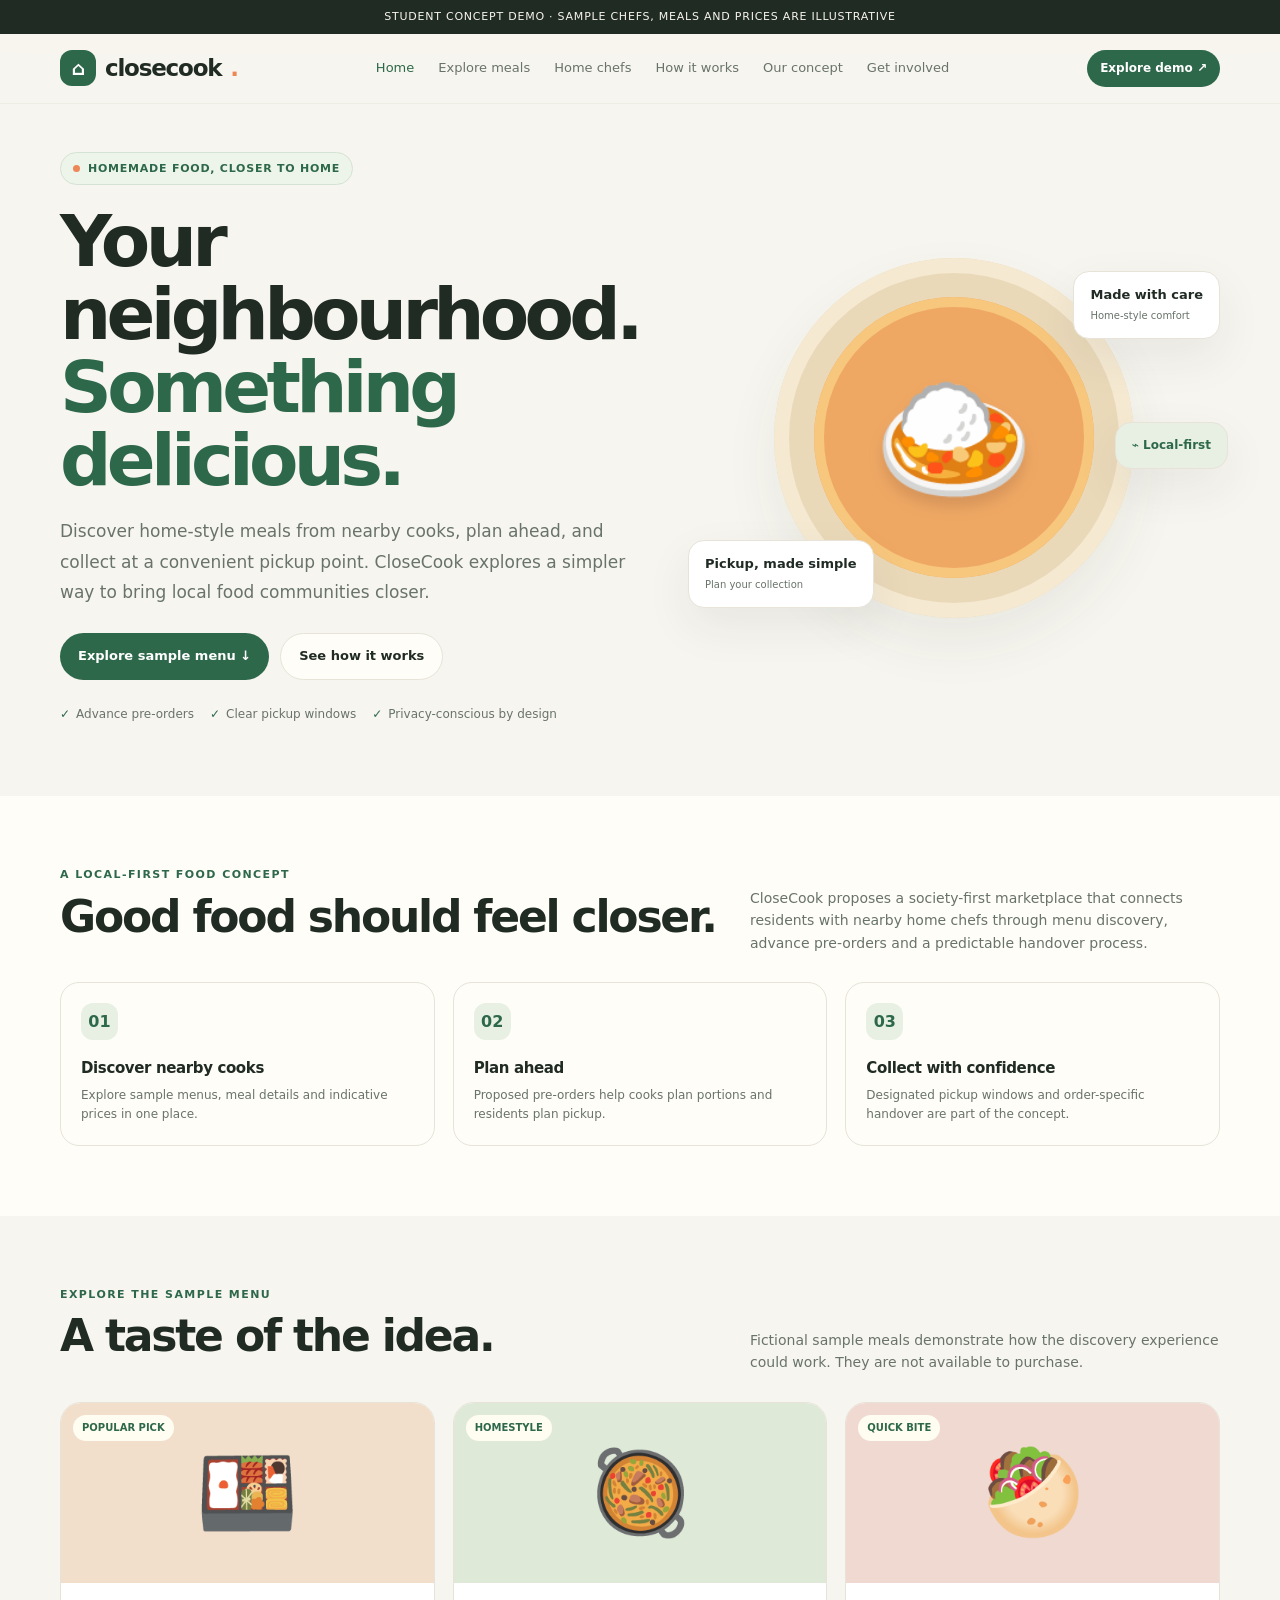
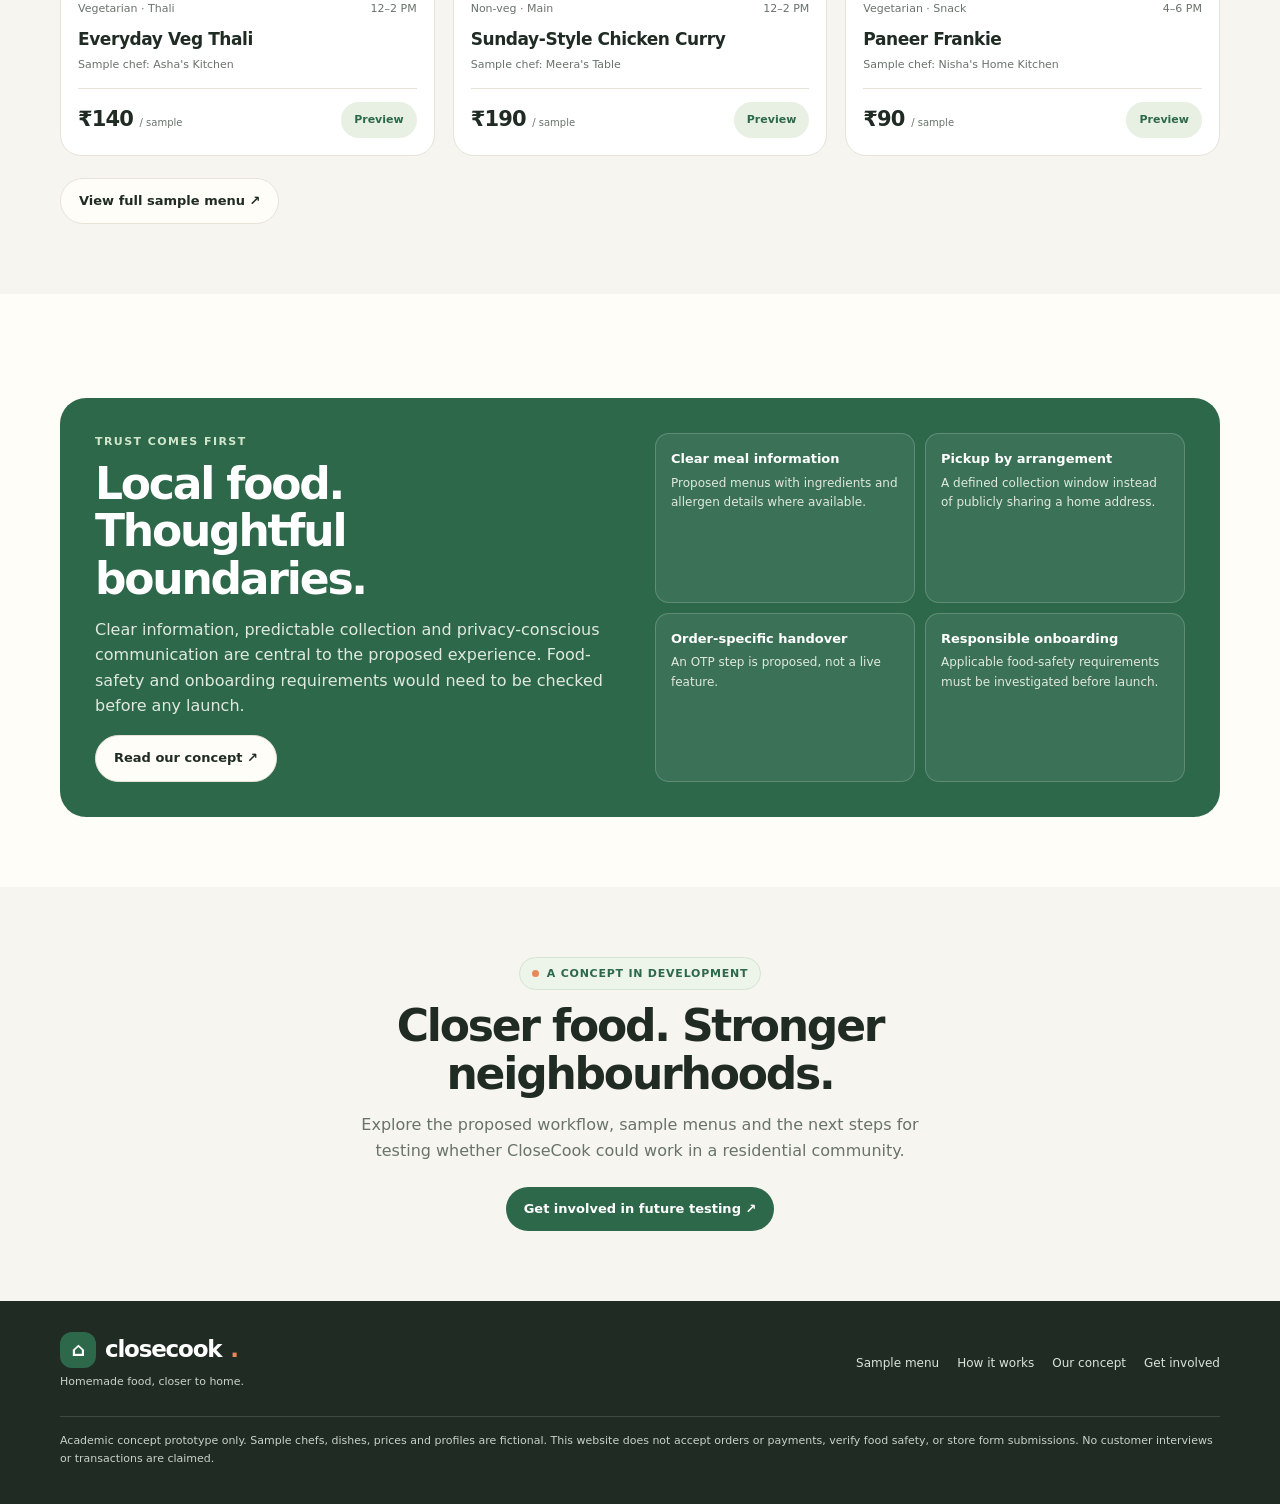
<file: index.html>
<!doctype html><html lang="en"><head><meta charset="utf-8"><meta name="viewport" content="width=device-width,initial-scale=1"><meta name="theme-color" content="#f7f5ef"><meta name="description" content="CloseCook explores a privacy-conscious, hyperlocal way to discover and pre-order home-style meals."><title>Homemade food, closer to home | CloseCook</title><link rel="stylesheet" href="css/style.css"></head><body><div class="announcement">STUDENT CONCEPT DEMO · SAMPLE CHEFS, MEALS AND PRICES ARE ILLUSTRATIVE</div>
<header class="site-header"><div class="container"><nav class="nav"><a class="brand" href="index.html"><span class="brand-icon">⌂</span> closecook<span class="brand-dot">.</span></a><div class="nav-links"><a href="index.html">Home</a><a href="meals.html">Explore meals</a><a href="chefs.html">Home chefs</a><a href="how-it-works.html">How it works</a><a href="about.html">Our concept</a><a href="contact.html">Get involved</a></div><div class="nav-actions"><a class="btn btn-sm" href="meals.html">Explore demo ↗</a><button class="menu-toggle" aria-label="Toggle navigation" aria-expanded="false">☰</button></div></nav></div></header><main>
<section class="container hero"><div><span class="eyebrow"><span class="eyedot"></span> Homemade food, closer to home</span><h1>Your neighbourhood.<br><em>Something delicious.</em></h1><p class="lead">Discover home-style meals from nearby cooks, plan ahead, and collect at a convenient pickup point. CloseCook explores a simpler way to bring local food communities closer.</p><div class="hero-actions"><a class="btn" href="meals.html">Explore sample menu ↓</a><a class="btn btn-light" href="how-it-works.html">See how it works</a></div><div class="check-row"><span>Advance pre-orders</span><span>Clear pickup windows</span><span>Privacy-conscious by design</span></div></div><div class="hero-art"><div class="plate"><div class="plate-inner"><div class="plate-food">🍛</div></div></div><div class="float-card float-one"><strong>Made with care</strong><small>Home-style comfort</small></div><div class="float-card float-two"><strong>Pickup, made simple</strong><small>Plan your collection</small></div><div class="float-card float-three">⌁ Local-first</div></div></section>
<section class="section section-white"><div class="container"><div class="section-head"><div><div class="kicker">A local-first food concept</div><h2>Good food should feel closer.</h2></div><p>CloseCook proposes a society-first marketplace that connects residents with nearby home chefs through menu discovery, advance pre-orders and a predictable handover process.</p></div><div class="grid-3"><div class="step-card"><div class="step-num">01</div><h3>Discover nearby cooks</h3><p>Explore sample menus, meal details and indicative prices in one place.</p></div><div class="step-card"><div class="step-num">02</div><h3>Plan ahead</h3><p>Proposed pre-orders help cooks plan portions and residents plan pickup.</p></div><div class="step-card"><div class="step-num">03</div><h3>Collect with confidence</h3><p>Designated pickup windows and order-specific handover are part of the concept.</p></div></div></div></section>
<section class="section"><div class="container"><div class="section-head"><div><div class="kicker">Explore the sample menu</div><h2>A taste of the idea.</h2></div><p>Fictional sample meals demonstrate how the discovery experience could work. They are not available to purchase.</p></div><div class="grid-3">
<article class="card"><div class="food-art"><span class="tag">POPULAR PICK</span>🍱</div><div class="card-body"><div class="meta"><span>Vegetarian · Thali</span><span>12–2 PM</span></div><h3>Everyday Veg Thali</h3><p class="sample-note">Sample chef: Asha's Kitchen</p><div class="card-bottom"><div class="price">₹140 <small>/ sample</small></div><button class="small-btn" onclick="openDemo('Everyday Veg Thali')">Preview</button></div></div></article>
<article class="card"><div class="food-art green"><span class="tag">HOMESTYLE</span>🥘</div><div class="card-body"><div class="meta"><span>Non-veg · Main</span><span>12–2 PM</span></div><h3>Sunday-Style Chicken Curry</h3><p class="sample-note">Sample chef: Meera's Table</p><div class="card-bottom"><div class="price">₹190 <small>/ sample</small></div><button class="small-btn" onclick="openDemo('Sunday-Style Chicken Curry')">Preview</button></div></div></article>
<article class="card"><div class="food-art pink"><span class="tag">QUICK BITE</span>🥙</div><div class="card-body"><div class="meta"><span>Vegetarian · Snack</span><span>4–6 PM</span></div><h3>Paneer Frankie</h3><p class="sample-note">Sample chef: Nisha's Home Kitchen</p><div class="card-bottom"><div class="price">₹90 <small>/ sample</small></div><button class="small-btn" onclick="openDemo('Paneer Frankie')">Preview</button></div></div></article>
</div><div style="margin-top:22px"><a class="btn btn-light" href="meals.html">View full sample menu ↗</a></div></div></section>
<section class="section section-white"><div class="container"><div class="privacy-panel" id="trust"><div><div class="kicker">Trust comes first</div><h2>Local food.<br>Thoughtful boundaries.</h2><p>Clear information, predictable collection and privacy-conscious communication are central to the proposed experience. Food-safety and onboarding requirements would need to be checked before any launch.</p><a class="btn btn-light" href="about.html">Read our concept ↗</a></div><div class="feature-grid"><div class="feature"><strong>Clear meal information</strong>Proposed menus with ingredients and allergen details where available.</div><div class="feature"><strong>Pickup by arrangement</strong>A defined collection window instead of publicly sharing a home address.</div><div class="feature"><strong>Order-specific handover</strong>An OTP step is proposed, not a live feature.</div><div class="feature"><strong>Responsible onboarding</strong>Applicable food-safety requirements must be investigated before launch.</div></div></div></div></section>
<section class="container cta"><span class="eyebrow"><span class="eyedot"></span> A concept in development</span><h2>Closer food. Stronger neighbourhoods.</h2><p>Explore the proposed workflow, sample menus and the next steps for testing whether CloseCook could work in a residential community.</p><a class="btn" href="contact.html">Get involved in future testing ↗</a></section>
</main><footer class="footer"><div class="container"><div class="footer-row"><div><a class="brand" href="index.html"><span class="brand-icon">⌂</span> closecook<span class="brand-dot">.</span></a><p>Homemade food, closer to home.</p></div><div class="footer-links"><a href="meals.html">Sample menu</a><a href="how-it-works.html">How it works</a><a href="about.html">Our concept</a><a href="contact.html">Get involved</a></div></div><div class="fineprint">Academic concept prototype only. Sample chefs, dishes, prices and profiles are fictional. This website does not accept orders or payments, verify food safety, or store form submissions. No customer interviews or transactions are claimed.</div></div></footer>
<div class="modal-backdrop" id="demoModal" role="dialog" aria-modal="true" aria-labelledby="demoTitle"><div class="modal"><button class="close-modal" onclick="closeDemo()" aria-label="Close">×</button><div class="kicker">Concept interaction</div><h2 id="demoTitle">Preview a sample order</h2><p>See how a future pre-order step could look. This is not a live ordering service.</p><div class="field"><label for="demoMeal">Sample meal</label><select id="demoMeal"><option>Everyday Veg Thali</option><option>Sunday-Style Chicken Curry</option><option>Paneer Frankie</option><option>Dal, Rice & Seasonal Sabzi</option><option>Homestyle Masala Pasta</option><option>Rajma Chawal Bowl</option></select></div><div class="field"><label for="demoPickup">Pickup window</label><select id="demoPickup"><option>Lunch · 12–2 PM</option><option>Evening · 4–6 PM</option><option>Dinner · 6–8 PM</option></select></div><div class="field"><label for="demoQty">Quantity</label><select id="demoQty"><option>1 meal</option><option>2 meals</option><option>3 meals</option><option>4 meals</option></select></div><button class="btn" style="width:100%" onclick="previewOrder()">Preview sample order ↗</button><div class="warning">Demo only: no order is submitted, no chef is contacted, and no payment is processed.</div></div></div><div class="toast" id="siteToast" role="status">Demo only.</div><script src="js/main.js"></script></body></html>
</file>
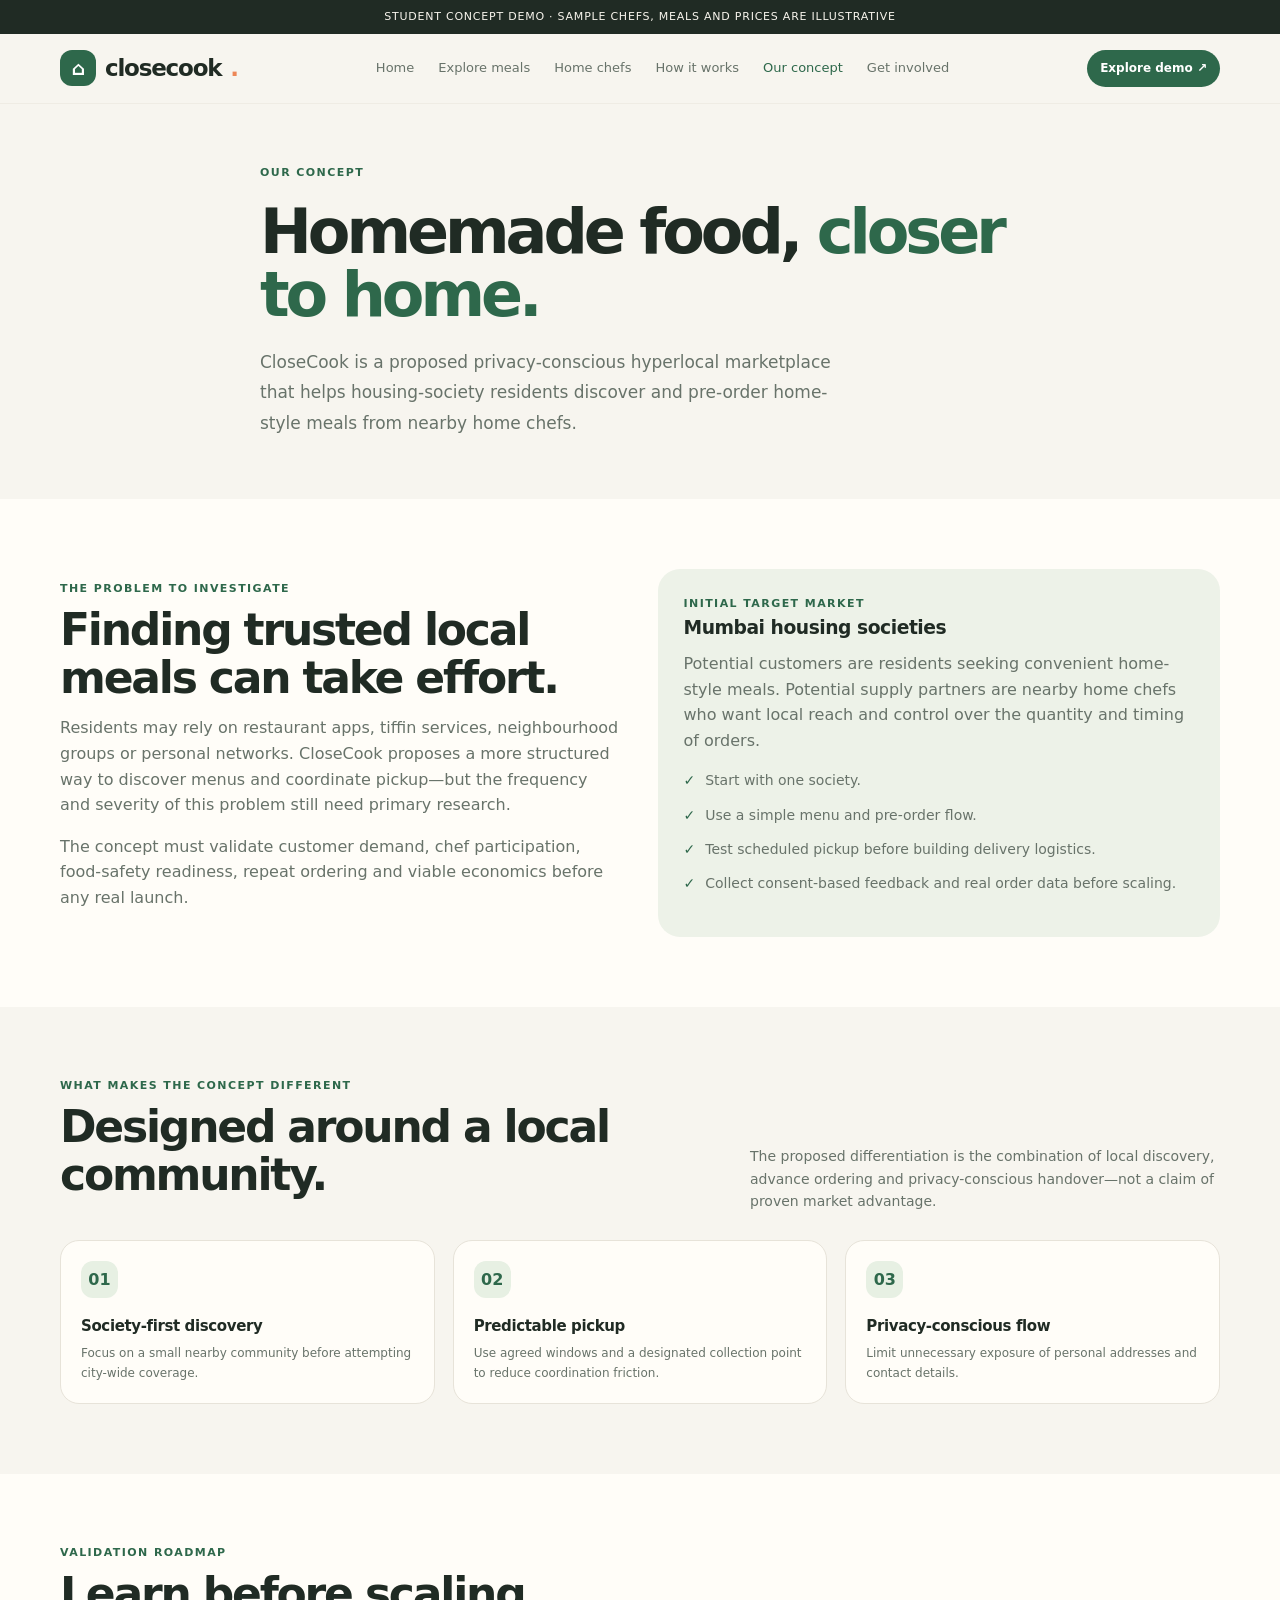
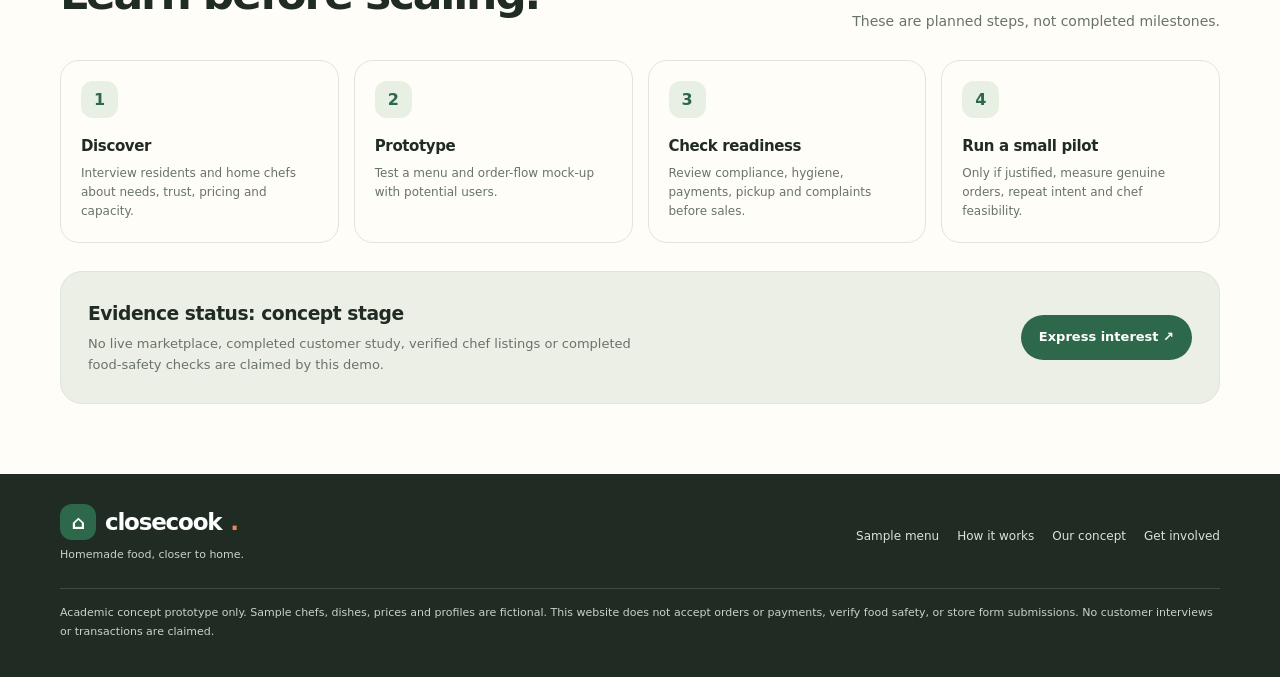
<file: about.html>
<!doctype html><html lang="en"><head><meta charset="utf-8"><meta name="viewport" content="width=device-width,initial-scale=1"><meta name="theme-color" content="#f7f5ef"><meta name="description" content="CloseCook explores a privacy-conscious, hyperlocal way to discover and pre-order home-style meals."><title>Our concept | CloseCook</title><link rel="stylesheet" href="css/style.css"></head><body><div class="announcement">STUDENT CONCEPT DEMO · SAMPLE CHEFS, MEALS AND PRICES ARE ILLUSTRATIVE</div>
<header class="site-header"><div class="container"><nav class="nav"><a class="brand" href="index.html"><span class="brand-icon">⌂</span> closecook<span class="brand-dot">.</span></a><div class="nav-links"><a href="index.html">Home</a><a href="meals.html">Explore meals</a><a href="chefs.html">Home chefs</a><a href="how-it-works.html">How it works</a><a href="about.html">Our concept</a><a href="contact.html">Get involved</a></div><div class="nav-actions"><a class="btn btn-sm" href="meals.html">Explore demo ↗</a><button class="menu-toggle" aria-label="Toggle navigation" aria-expanded="false">☰</button></div></nav></div></header><main>
<section class="container page-hero"><div class="kicker">Our concept</div><h1>Homemade food, <em>closer to home.</em></h1><p class="lead">CloseCook is a proposed privacy-conscious hyperlocal marketplace that helps housing-society residents discover and pre-order home-style meals from nearby home chefs.</p></section>
<section class="section section-white"><div class="container split"><div><div class="kicker">The problem to investigate</div><h2>Finding trusted local meals can take effort.</h2><p class="muted">Residents may rely on restaurant apps, tiffin services, neighbourhood groups or personal networks. CloseCook proposes a more structured way to discover menus and coordinate pickup—but the frequency and severity of this problem still need primary research.</p><p class="muted">The concept must validate customer demand, chef participation, food-safety readiness, repeat ordering and viable economics before any real launch.</p></div><div class="info-panel"><div class="kicker">Initial target market</div><h3>Mumbai housing societies</h3><p class="muted">Potential customers are residents seeking convenient home-style meals. Potential supply partners are nearby home chefs who want local reach and control over the quantity and timing of orders.</p><ul class="bullet-list"><li>Start with one society.</li><li>Use a simple menu and pre-order flow.</li><li>Test scheduled pickup before building delivery logistics.</li><li>Collect consent-based feedback and real order data before scaling.</li></ul></div></div></section>
<section class="section"><div class="container"><div class="section-head"><div><div class="kicker">What makes the concept different</div><h2>Designed around a local community.</h2></div><p>The proposed differentiation is the combination of local discovery, advance ordering and privacy-conscious handover—not a claim of proven market advantage.</p></div><div class="grid-3"><div class="step-card"><div class="step-num">01</div><h3>Society-first discovery</h3><p>Focus on a small nearby community before attempting city-wide coverage.</p></div><div class="step-card"><div class="step-num">02</div><h3>Predictable pickup</h3><p>Use agreed windows and a designated collection point to reduce coordination friction.</p></div><div class="step-card"><div class="step-num">03</div><h3>Privacy-conscious flow</h3><p>Limit unnecessary exposure of personal addresses and contact details.</p></div></div></div></section>
<section class="section section-white"><div class="container"><div class="section-head"><div><div class="kicker">Validation roadmap</div><h2>Learn before scaling.</h2></div><p>These are planned steps, not completed milestones.</p></div><div class="grid-4"><div class="step-card"><div class="step-num">1</div><h3>Discover</h3><p>Interview residents and home chefs about needs, trust, pricing and capacity.</p></div><div class="step-card"><div class="step-num">2</div><h3>Prototype</h3><p>Test a menu and order-flow mock-up with potential users.</p></div><div class="step-card"><div class="step-num">3</div><h3>Check readiness</h3><p>Review compliance, hygiene, payments, pickup and complaints before sales.</p></div><div class="step-card"><div class="step-num">4</div><h3>Run a small pilot</h3><p>Only if justified, measure genuine orders, repeat intent and chef feasibility.</p></div></div><div class="banner"><div><h3 style="margin:0 0 6px">Evidence status: concept stage</h3><p>No live marketplace, completed customer study, verified chef listings or completed food-safety checks are claimed by this demo.</p></div><a class="btn" href="contact.html">Express interest ↗</a></div></div></section></main><footer class="footer"><div class="container"><div class="footer-row"><div><a class="brand" href="index.html"><span class="brand-icon">⌂</span> closecook<span class="brand-dot">.</span></a><p>Homemade food, closer to home.</p></div><div class="footer-links"><a href="meals.html">Sample menu</a><a href="how-it-works.html">How it works</a><a href="about.html">Our concept</a><a href="contact.html">Get involved</a></div></div><div class="fineprint">Academic concept prototype only. Sample chefs, dishes, prices and profiles are fictional. This website does not accept orders or payments, verify food safety, or store form submissions. No customer interviews or transactions are claimed.</div></div></footer>
<div class="modal-backdrop" id="demoModal" role="dialog" aria-modal="true" aria-labelledby="demoTitle"><div class="modal"><button class="close-modal" onclick="closeDemo()" aria-label="Close">×</button><div class="kicker">Concept interaction</div><h2 id="demoTitle">Preview a sample order</h2><p>See how a future pre-order step could look. This is not a live ordering service.</p><div class="field"><label for="demoMeal">Sample meal</label><select id="demoMeal"><option>Everyday Veg Thali</option><option>Sunday-Style Chicken Curry</option><option>Paneer Frankie</option><option>Dal, Rice & Seasonal Sabzi</option><option>Homestyle Masala Pasta</option><option>Rajma Chawal Bowl</option></select></div><div class="field"><label for="demoPickup">Pickup window</label><select id="demoPickup"><option>Lunch · 12–2 PM</option><option>Evening · 4–6 PM</option><option>Dinner · 6–8 PM</option></select></div><div class="field"><label for="demoQty">Quantity</label><select id="demoQty"><option>1 meal</option><option>2 meals</option><option>3 meals</option><option>4 meals</option></select></div><button class="btn" style="width:100%" onclick="previewOrder()">Preview sample order ↗</button><div class="warning">Demo only: no order is submitted, no chef is contacted, and no payment is processed.</div></div></div><div class="toast" id="siteToast" role="status">Demo only.</div><script src="js/main.js"></script></body></html>
</file>
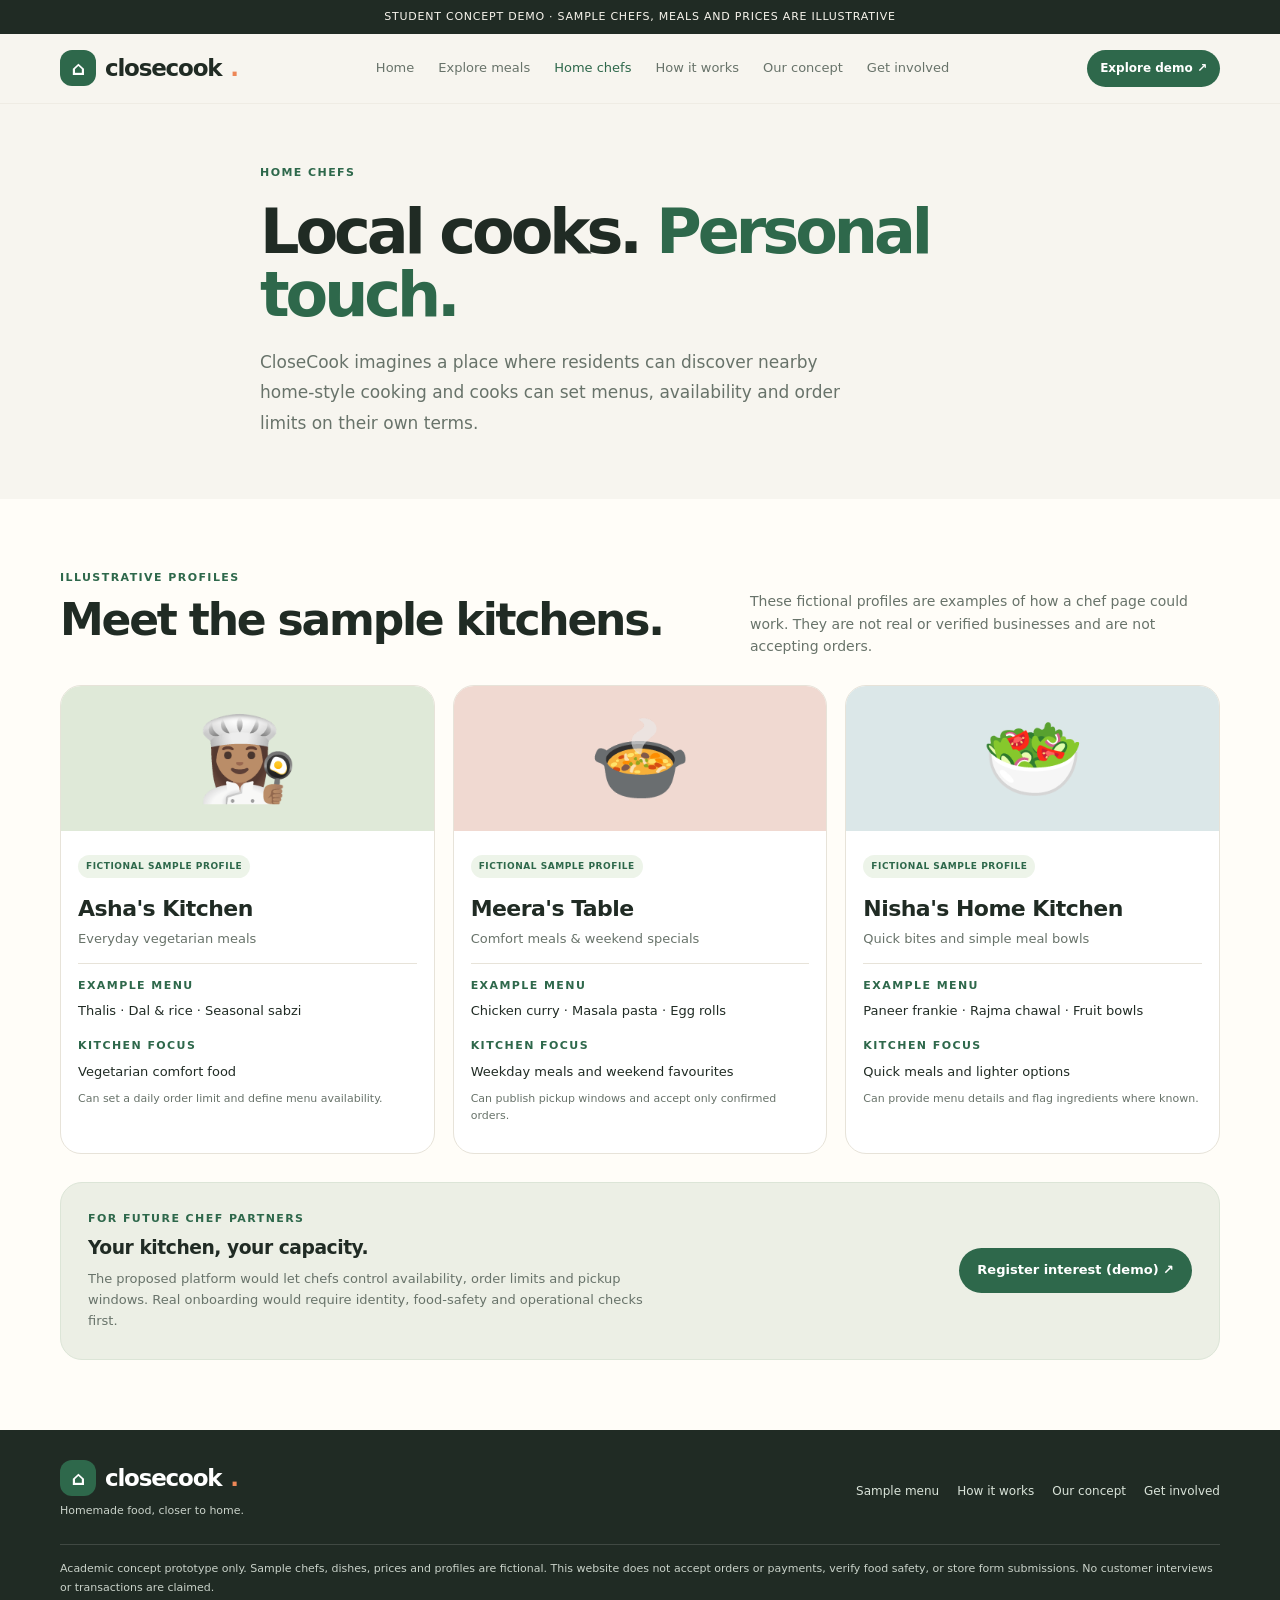
<file: chefs.html>
<!doctype html><html lang="en"><head><meta charset="utf-8"><meta name="viewport" content="width=device-width,initial-scale=1"><meta name="theme-color" content="#f7f5ef"><meta name="description" content="CloseCook explores a privacy-conscious, hyperlocal way to discover and pre-order home-style meals."><title>Home chefs | CloseCook</title><link rel="stylesheet" href="css/style.css"></head><body><div class="announcement">STUDENT CONCEPT DEMO · SAMPLE CHEFS, MEALS AND PRICES ARE ILLUSTRATIVE</div>
<header class="site-header"><div class="container"><nav class="nav"><a class="brand" href="index.html"><span class="brand-icon">⌂</span> closecook<span class="brand-dot">.</span></a><div class="nav-links"><a href="index.html">Home</a><a href="meals.html">Explore meals</a><a href="chefs.html">Home chefs</a><a href="how-it-works.html">How it works</a><a href="about.html">Our concept</a><a href="contact.html">Get involved</a></div><div class="nav-actions"><a class="btn btn-sm" href="meals.html">Explore demo ↗</a><button class="menu-toggle" aria-label="Toggle navigation" aria-expanded="false">☰</button></div></nav></div></header><main>
<section class="container page-hero"><div class="kicker">Home chefs</div><h1>Local cooks. <em>Personal touch.</em></h1><p class="lead">CloseCook imagines a place where residents can discover nearby home-style cooking and cooks can set menus, availability and order limits on their own terms.</p></section>
<section class="section section-white"><div class="container"><div class="section-head"><div><div class="kicker">Illustrative profiles</div><h2>Meet the sample kitchens.</h2></div><p>These fictional profiles are examples of how a chef page could work. They are not real or verified businesses and are not accepting orders.</p></div><div class="grid-3">
<article class="card"><div class="food-art green" style="height:145px">👩🏽‍🍳</div><div class="card-body"><span class="badge">FICTIONAL SAMPLE PROFILE</span><h3 style="font-size:22px;margin-top:13px">Asha's Kitchen</h3><p class="muted" style="font-size:13px">Everyday vegetarian meals</p><div style="border-top:1px solid var(--line);padding-top:13px;margin-top:13px"><div class="kicker">Example menu</div><p style="font-size:13px;margin:7px 0">Thalis · Dal & rice · Seasonal sabzi</p><div class="kicker" style="margin-top:15px">Kitchen focus</div><p style="font-size:13px;margin:7px 0">Vegetarian comfort food</p><p class="sample-note">Can set a daily order limit and define menu availability.</p></div></div></article><article class="card"><div class="food-art pink" style="height:145px">🍲</div><div class="card-body"><span class="badge">FICTIONAL SAMPLE PROFILE</span><h3 style="font-size:22px;margin-top:13px">Meera's Table</h3><p class="muted" style="font-size:13px">Comfort meals & weekend specials</p><div style="border-top:1px solid var(--line);padding-top:13px;margin-top:13px"><div class="kicker">Example menu</div><p style="font-size:13px;margin:7px 0">Chicken curry · Masala pasta · Egg rolls</p><div class="kicker" style="margin-top:15px">Kitchen focus</div><p style="font-size:13px;margin:7px 0">Weekday meals and weekend favourites</p><p class="sample-note">Can publish pickup windows and accept only confirmed orders.</p></div></div></article><article class="card"><div class="food-art blue" style="height:145px">🥗</div><div class="card-body"><span class="badge">FICTIONAL SAMPLE PROFILE</span><h3 style="font-size:22px;margin-top:13px">Nisha's Home Kitchen</h3><p class="muted" style="font-size:13px">Quick bites and simple meal bowls</p><div style="border-top:1px solid var(--line);padding-top:13px;margin-top:13px"><div class="kicker">Example menu</div><p style="font-size:13px;margin:7px 0">Paneer frankie · Rajma chawal · Fruit bowls</p><div class="kicker" style="margin-top:15px">Kitchen focus</div><p style="font-size:13px;margin:7px 0">Quick meals and lighter options</p><p class="sample-note">Can provide menu details and flag ingredients where known.</p></div></div></article></div><div class="banner"><div><div class="kicker">For future chef partners</div><h3 style="margin:6px 0">Your kitchen, your capacity.</h3><p>The proposed platform would let chefs control availability, order limits and pickup windows. Real onboarding would require identity, food-safety and operational checks first.</p></div><a class="btn" href="contact.html">Register interest (demo) ↗</a></div></div></section></main><footer class="footer"><div class="container"><div class="footer-row"><div><a class="brand" href="index.html"><span class="brand-icon">⌂</span> closecook<span class="brand-dot">.</span></a><p>Homemade food, closer to home.</p></div><div class="footer-links"><a href="meals.html">Sample menu</a><a href="how-it-works.html">How it works</a><a href="about.html">Our concept</a><a href="contact.html">Get involved</a></div></div><div class="fineprint">Academic concept prototype only. Sample chefs, dishes, prices and profiles are fictional. This website does not accept orders or payments, verify food safety, or store form submissions. No customer interviews or transactions are claimed.</div></div></footer>
<div class="modal-backdrop" id="demoModal" role="dialog" aria-modal="true" aria-labelledby="demoTitle"><div class="modal"><button class="close-modal" onclick="closeDemo()" aria-label="Close">×</button><div class="kicker">Concept interaction</div><h2 id="demoTitle">Preview a sample order</h2><p>See how a future pre-order step could look. This is not a live ordering service.</p><div class="field"><label for="demoMeal">Sample meal</label><select id="demoMeal"><option>Everyday Veg Thali</option><option>Sunday-Style Chicken Curry</option><option>Paneer Frankie</option><option>Dal, Rice & Seasonal Sabzi</option><option>Homestyle Masala Pasta</option><option>Rajma Chawal Bowl</option></select></div><div class="field"><label for="demoPickup">Pickup window</label><select id="demoPickup"><option>Lunch · 12–2 PM</option><option>Evening · 4–6 PM</option><option>Dinner · 6–8 PM</option></select></div><div class="field"><label for="demoQty">Quantity</label><select id="demoQty"><option>1 meal</option><option>2 meals</option><option>3 meals</option><option>4 meals</option></select></div><button class="btn" style="width:100%" onclick="previewOrder()">Preview sample order ↗</button><div class="warning">Demo only: no order is submitted, no chef is contacted, and no payment is processed.</div></div></div><div class="toast" id="siteToast" role="status">Demo only.</div><script src="js/main.js"></script></body></html>
</file>
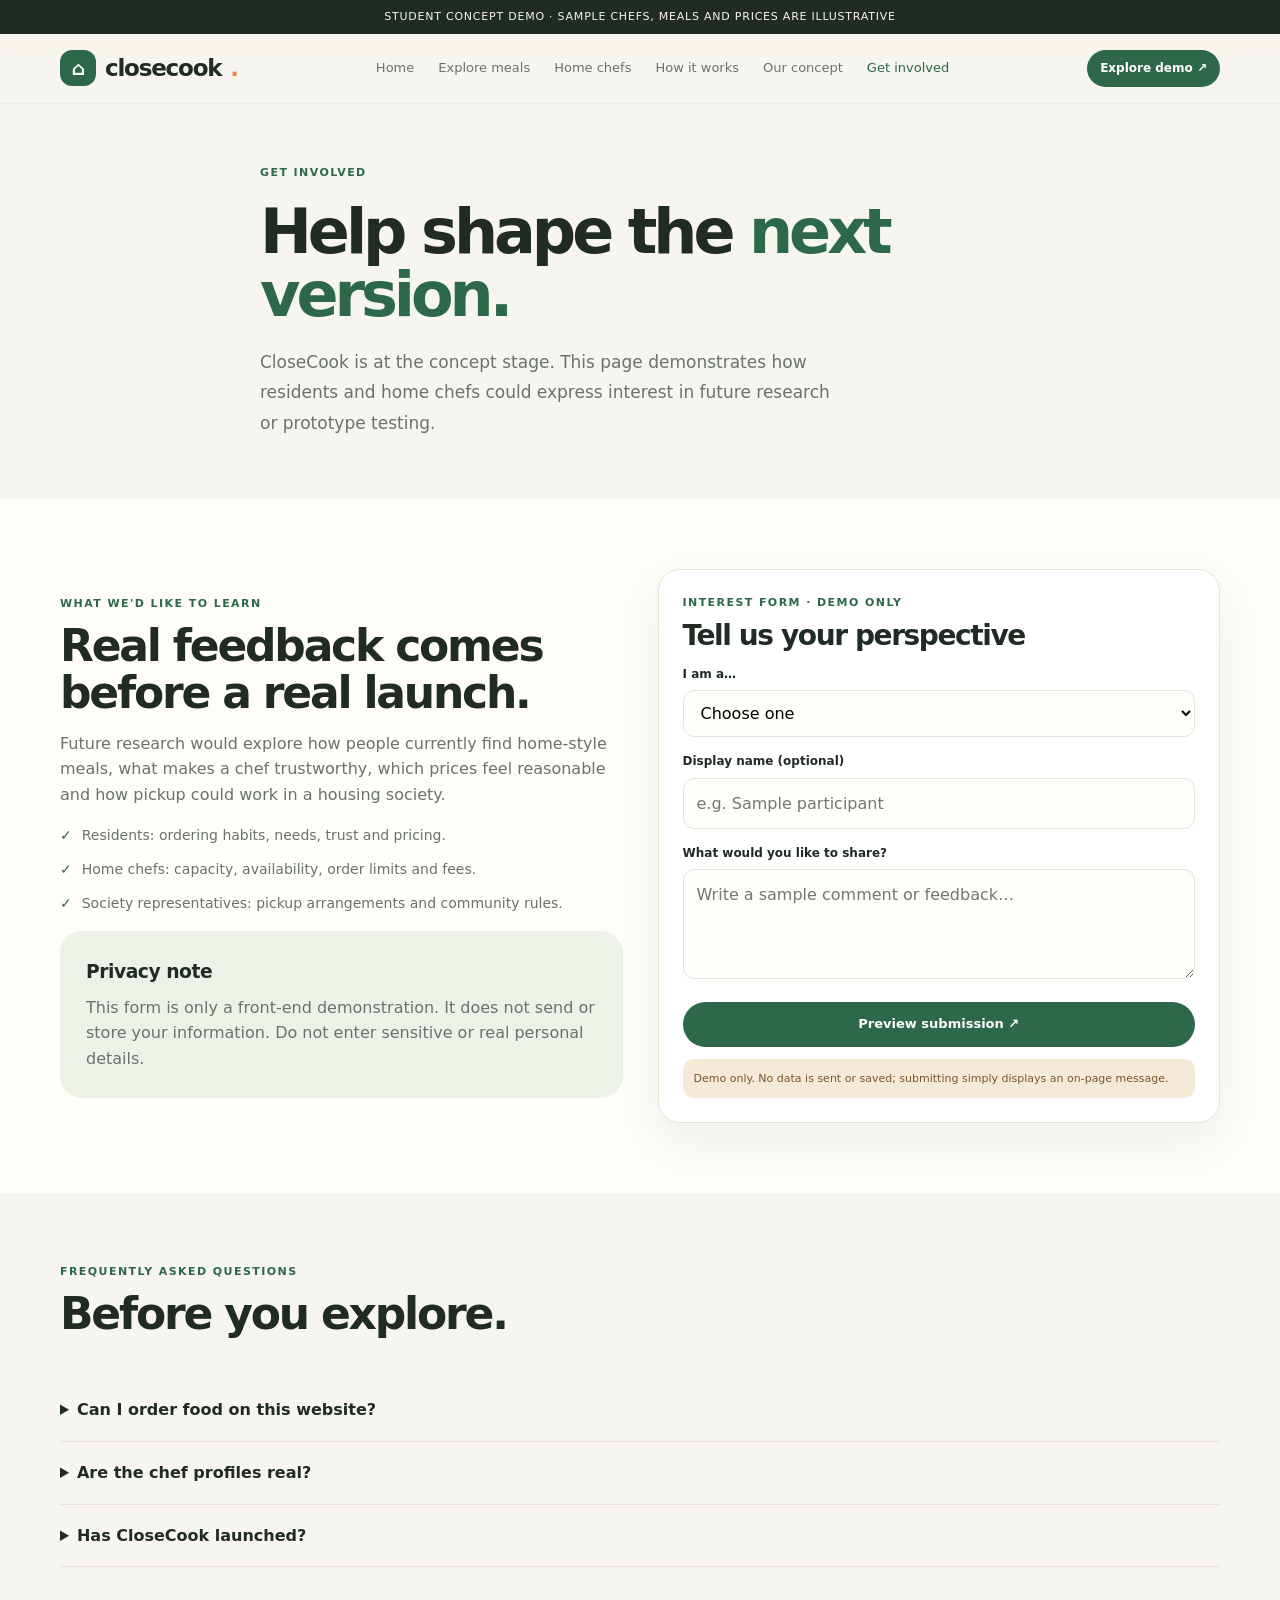
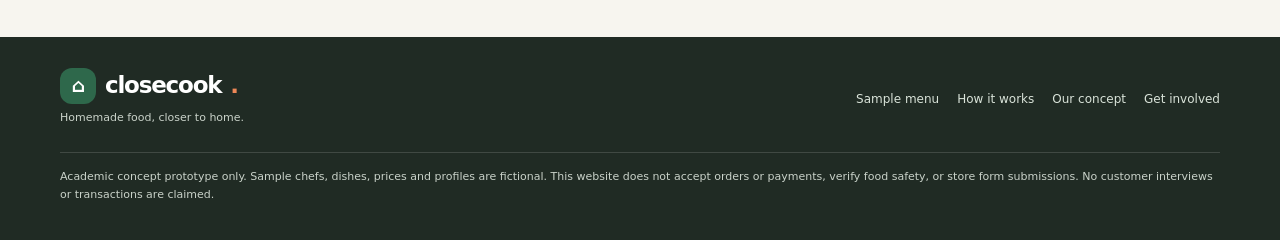
<file: contact.html>
<!doctype html><html lang="en"><head><meta charset="utf-8"><meta name="viewport" content="width=device-width,initial-scale=1"><meta name="theme-color" content="#f7f5ef"><meta name="description" content="CloseCook explores a privacy-conscious, hyperlocal way to discover and pre-order home-style meals."><title>Get involved | CloseCook</title><link rel="stylesheet" href="css/style.css"></head><body><div class="announcement">STUDENT CONCEPT DEMO · SAMPLE CHEFS, MEALS AND PRICES ARE ILLUSTRATIVE</div>
<header class="site-header"><div class="container"><nav class="nav"><a class="brand" href="index.html"><span class="brand-icon">⌂</span> closecook<span class="brand-dot">.</span></a><div class="nav-links"><a href="index.html">Home</a><a href="meals.html">Explore meals</a><a href="chefs.html">Home chefs</a><a href="how-it-works.html">How it works</a><a href="about.html">Our concept</a><a href="contact.html">Get involved</a></div><div class="nav-actions"><a class="btn btn-sm" href="meals.html">Explore demo ↗</a><button class="menu-toggle" aria-label="Toggle navigation" aria-expanded="false">☰</button></div></nav></div></header><main>
<section class="container page-hero"><div class="kicker">Get involved</div><h1>Help shape the <em>next version.</em></h1><p class="lead">CloseCook is at the concept stage. This page demonstrates how residents and home chefs could express interest in future research or prototype testing.</p></section>
<section class="section section-white"><div class="container split"><div><div class="kicker">What we'd like to learn</div><h2>Real feedback comes before a real launch.</h2><p class="muted">Future research would explore how people currently find home-style meals, what makes a chef trustworthy, which prices feel reasonable and how pickup could work in a housing society.</p><ul class="bullet-list"><li>Residents: ordering habits, needs, trust and pricing.</li><li>Home chefs: capacity, availability, order limits and fees.</li><li>Society representatives: pickup arrangements and community rules.</li></ul><div class="info-panel"><h3>Privacy note</h3><p class="muted" style="margin:0">This form is only a front-end demonstration. It does not send or store your information. Do not enter sensitive or real personal details.</p></div></div><form class="form" data-demo-form><div class="kicker">Interest form · demo only</div><h2 style="font-size:28px">Tell us your perspective</h2><div class="field"><label for="role">I am a…</label><select id="role" required><option value="">Choose one</option><option>Resident / potential customer</option><option>Home chef</option><option>Housing society representative</option><option>Other</option></select></div><div class="field"><label for="name">Display name (optional)</label><input id="name" placeholder="e.g. Sample participant"></div><div class="field"><label for="interest">What would you like to share?</label><textarea id="interest" placeholder="Write a sample comment or feedback…" required></textarea></div><button class="btn" type="submit" style="width:100%">Preview submission ↗</button><div class="form-message" role="status"></div><div class="warning">Demo only. No data is sent or saved; submitting simply displays an on-page message.</div></form></div></section>
<section class="section"><div class="container"><div class="section-head"><div><div class="kicker">Frequently asked questions</div><h2>Before you explore.</h2></div></div><details class="faq"><summary>Can I order food on this website?</summary><p>No. This is a concept prototype for an academic presentation. No orders or payments are processed.</p></details><details class="faq"><summary>Are the chef profiles real?</summary><p>No. Names, profiles, dishes and prices are fictional examples created to demonstrate a possible user experience.</p></details><details class="faq"><summary>Has CloseCook launched?</summary><p>No. The idea requires primary research, compliance review and a controlled validation plan before any live service.</p></details></div></section></main><footer class="footer"><div class="container"><div class="footer-row"><div><a class="brand" href="index.html"><span class="brand-icon">⌂</span> closecook<span class="brand-dot">.</span></a><p>Homemade food, closer to home.</p></div><div class="footer-links"><a href="meals.html">Sample menu</a><a href="how-it-works.html">How it works</a><a href="about.html">Our concept</a><a href="contact.html">Get involved</a></div></div><div class="fineprint">Academic concept prototype only. Sample chefs, dishes, prices and profiles are fictional. This website does not accept orders or payments, verify food safety, or store form submissions. No customer interviews or transactions are claimed.</div></div></footer>
<div class="modal-backdrop" id="demoModal" role="dialog" aria-modal="true" aria-labelledby="demoTitle"><div class="modal"><button class="close-modal" onclick="closeDemo()" aria-label="Close">×</button><div class="kicker">Concept interaction</div><h2 id="demoTitle">Preview a sample order</h2><p>See how a future pre-order step could look. This is not a live ordering service.</p><div class="field"><label for="demoMeal">Sample meal</label><select id="demoMeal"><option>Everyday Veg Thali</option><option>Sunday-Style Chicken Curry</option><option>Paneer Frankie</option><option>Dal, Rice & Seasonal Sabzi</option><option>Homestyle Masala Pasta</option><option>Rajma Chawal Bowl</option></select></div><div class="field"><label for="demoPickup">Pickup window</label><select id="demoPickup"><option>Lunch · 12–2 PM</option><option>Evening · 4–6 PM</option><option>Dinner · 6–8 PM</option></select></div><div class="field"><label for="demoQty">Quantity</label><select id="demoQty"><option>1 meal</option><option>2 meals</option><option>3 meals</option><option>4 meals</option></select></div><button class="btn" style="width:100%" onclick="previewOrder()">Preview sample order ↗</button><div class="warning">Demo only: no order is submitted, no chef is contacted, and no payment is processed.</div></div></div><div class="toast" id="siteToast" role="status">Demo only.</div><script src="js/main.js"></script></body></html>
</file>
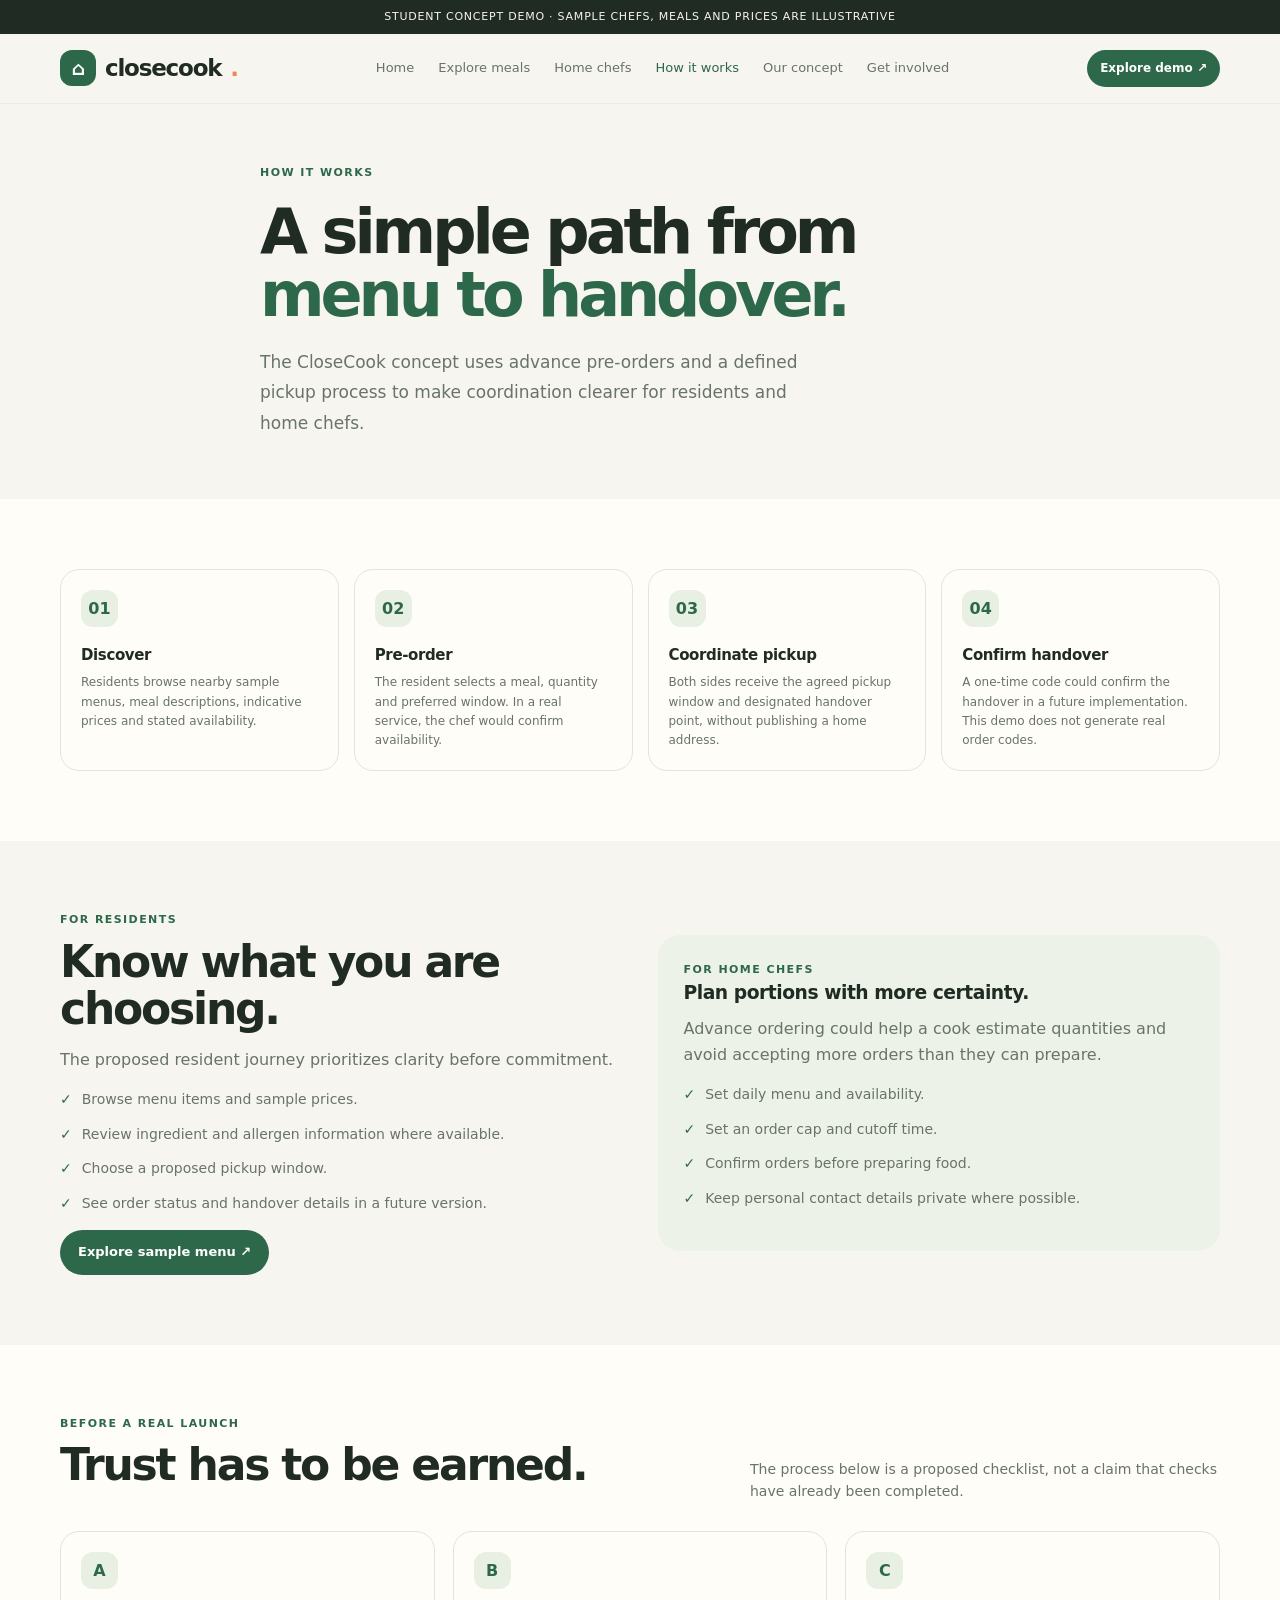
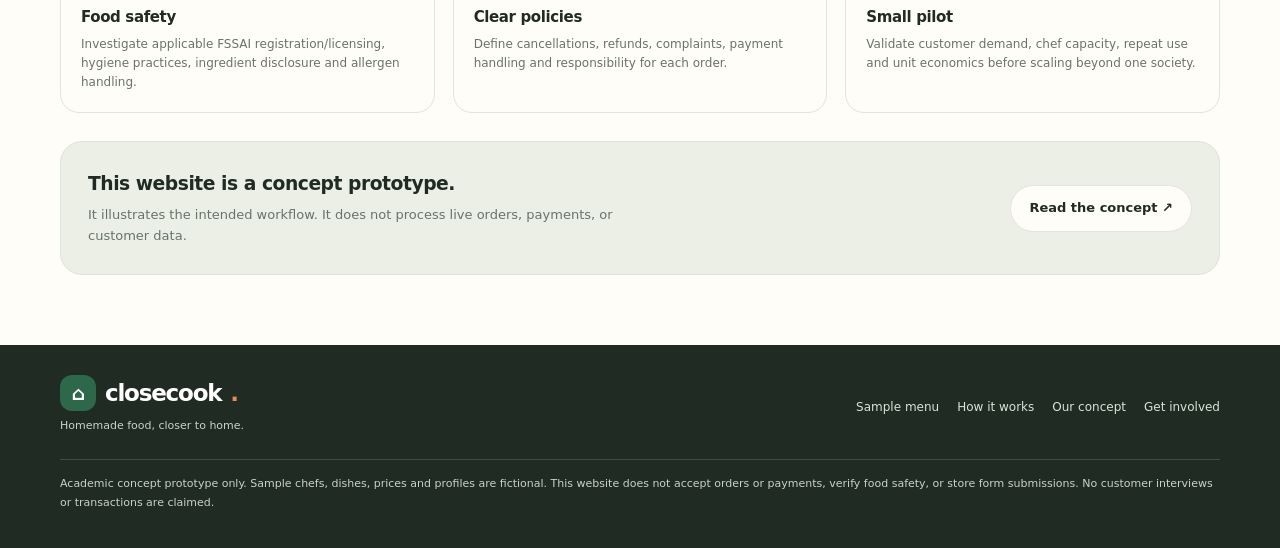
<file: how-it-works.html>
<!doctype html><html lang="en"><head><meta charset="utf-8"><meta name="viewport" content="width=device-width,initial-scale=1"><meta name="theme-color" content="#f7f5ef"><meta name="description" content="CloseCook explores a privacy-conscious, hyperlocal way to discover and pre-order home-style meals."><title>How it works | CloseCook</title><link rel="stylesheet" href="css/style.css"></head><body><div class="announcement">STUDENT CONCEPT DEMO · SAMPLE CHEFS, MEALS AND PRICES ARE ILLUSTRATIVE</div>
<header class="site-header"><div class="container"><nav class="nav"><a class="brand" href="index.html"><span class="brand-icon">⌂</span> closecook<span class="brand-dot">.</span></a><div class="nav-links"><a href="index.html">Home</a><a href="meals.html">Explore meals</a><a href="chefs.html">Home chefs</a><a href="how-it-works.html">How it works</a><a href="about.html">Our concept</a><a href="contact.html">Get involved</a></div><div class="nav-actions"><a class="btn btn-sm" href="meals.html">Explore demo ↗</a><button class="menu-toggle" aria-label="Toggle navigation" aria-expanded="false">☰</button></div></nav></div></header><main>
<section class="container page-hero"><div class="kicker">How it works</div><h1>A simple path from <em>menu to handover.</em></h1><p class="lead">The CloseCook concept uses advance pre-orders and a defined pickup process to make coordination clearer for residents and home chefs.</p></section>
<section class="section section-white"><div class="container"><div class="grid-4">
<div class="step-card"><div class="step-num">01</div><h3>Discover</h3><p>Residents browse nearby sample menus, meal descriptions, indicative prices and stated availability.</p></div>
<div class="step-card"><div class="step-num">02</div><h3>Pre-order</h3><p>The resident selects a meal, quantity and preferred window. In a real service, the chef would confirm availability.</p></div>
<div class="step-card"><div class="step-num">03</div><h3>Coordinate pickup</h3><p>Both sides receive the agreed pickup window and designated handover point, without publishing a home address.</p></div>
<div class="step-card"><div class="step-num">04</div><h3>Confirm handover</h3><p>A one-time code could confirm the handover in a future implementation. This demo does not generate real order codes.</p></div>
</div></div></section>
<section class="section"><div class="container split"><div><div class="kicker">For residents</div><h2>Know what you are choosing.</h2><p class="muted">The proposed resident journey prioritizes clarity before commitment.</p><ul class="bullet-list"><li>Browse menu items and sample prices.</li><li>Review ingredient and allergen information where available.</li><li>Choose a proposed pickup window.</li><li>See order status and handover details in a future version.</li></ul><a class="btn" href="meals.html">Explore sample menu ↗</a></div><div class="info-panel"><div class="kicker">For home chefs</div><h3>Plan portions with more certainty.</h3><p class="muted">Advance ordering could help a cook estimate quantities and avoid accepting more orders than they can prepare.</p><ul class="bullet-list"><li>Set daily menu and availability.</li><li>Set an order cap and cutoff time.</li><li>Confirm orders before preparing food.</li><li>Keep personal contact details private where possible.</li></ul></div></div></section>
<section class="section section-white"><div class="container"><div class="section-head"><div><div class="kicker">Before a real launch</div><h2>Trust has to be earned.</h2></div><p>The process below is a proposed checklist, not a claim that checks have already been completed.</p></div><div class="grid-3"><div class="step-card"><div class="step-num">A</div><h3>Food safety</h3><p>Investigate applicable FSSAI registration/licensing, hygiene practices, ingredient disclosure and allergen handling.</p></div><div class="step-card"><div class="step-num">B</div><h3>Clear policies</h3><p>Define cancellations, refunds, complaints, payment handling and responsibility for each order.</p></div><div class="step-card"><div class="step-num">C</div><h3>Small pilot</h3><p>Validate customer demand, chef capacity, repeat use and unit economics before scaling beyond one society.</p></div></div><div class="banner"><div><h3 style="margin:0 0 6px">This website is a concept prototype.</h3><p>It illustrates the intended workflow. It does not process live orders, payments, or customer data.</p></div><a class="btn btn-light" href="about.html">Read the concept ↗</a></div></div></section></main><footer class="footer"><div class="container"><div class="footer-row"><div><a class="brand" href="index.html"><span class="brand-icon">⌂</span> closecook<span class="brand-dot">.</span></a><p>Homemade food, closer to home.</p></div><div class="footer-links"><a href="meals.html">Sample menu</a><a href="how-it-works.html">How it works</a><a href="about.html">Our concept</a><a href="contact.html">Get involved</a></div></div><div class="fineprint">Academic concept prototype only. Sample chefs, dishes, prices and profiles are fictional. This website does not accept orders or payments, verify food safety, or store form submissions. No customer interviews or transactions are claimed.</div></div></footer>
<div class="modal-backdrop" id="demoModal" role="dialog" aria-modal="true" aria-labelledby="demoTitle"><div class="modal"><button class="close-modal" onclick="closeDemo()" aria-label="Close">×</button><div class="kicker">Concept interaction</div><h2 id="demoTitle">Preview a sample order</h2><p>See how a future pre-order step could look. This is not a live ordering service.</p><div class="field"><label for="demoMeal">Sample meal</label><select id="demoMeal"><option>Everyday Veg Thali</option><option>Sunday-Style Chicken Curry</option><option>Paneer Frankie</option><option>Dal, Rice & Seasonal Sabzi</option><option>Homestyle Masala Pasta</option><option>Rajma Chawal Bowl</option></select></div><div class="field"><label for="demoPickup">Pickup window</label><select id="demoPickup"><option>Lunch · 12–2 PM</option><option>Evening · 4–6 PM</option><option>Dinner · 6–8 PM</option></select></div><div class="field"><label for="demoQty">Quantity</label><select id="demoQty"><option>1 meal</option><option>2 meals</option><option>3 meals</option><option>4 meals</option></select></div><button class="btn" style="width:100%" onclick="previewOrder()">Preview sample order ↗</button><div class="warning">Demo only: no order is submitted, no chef is contacted, and no payment is processed.</div></div></div><div class="toast" id="siteToast" role="status">Demo only.</div><script src="js/main.js"></script></body></html>
</file>
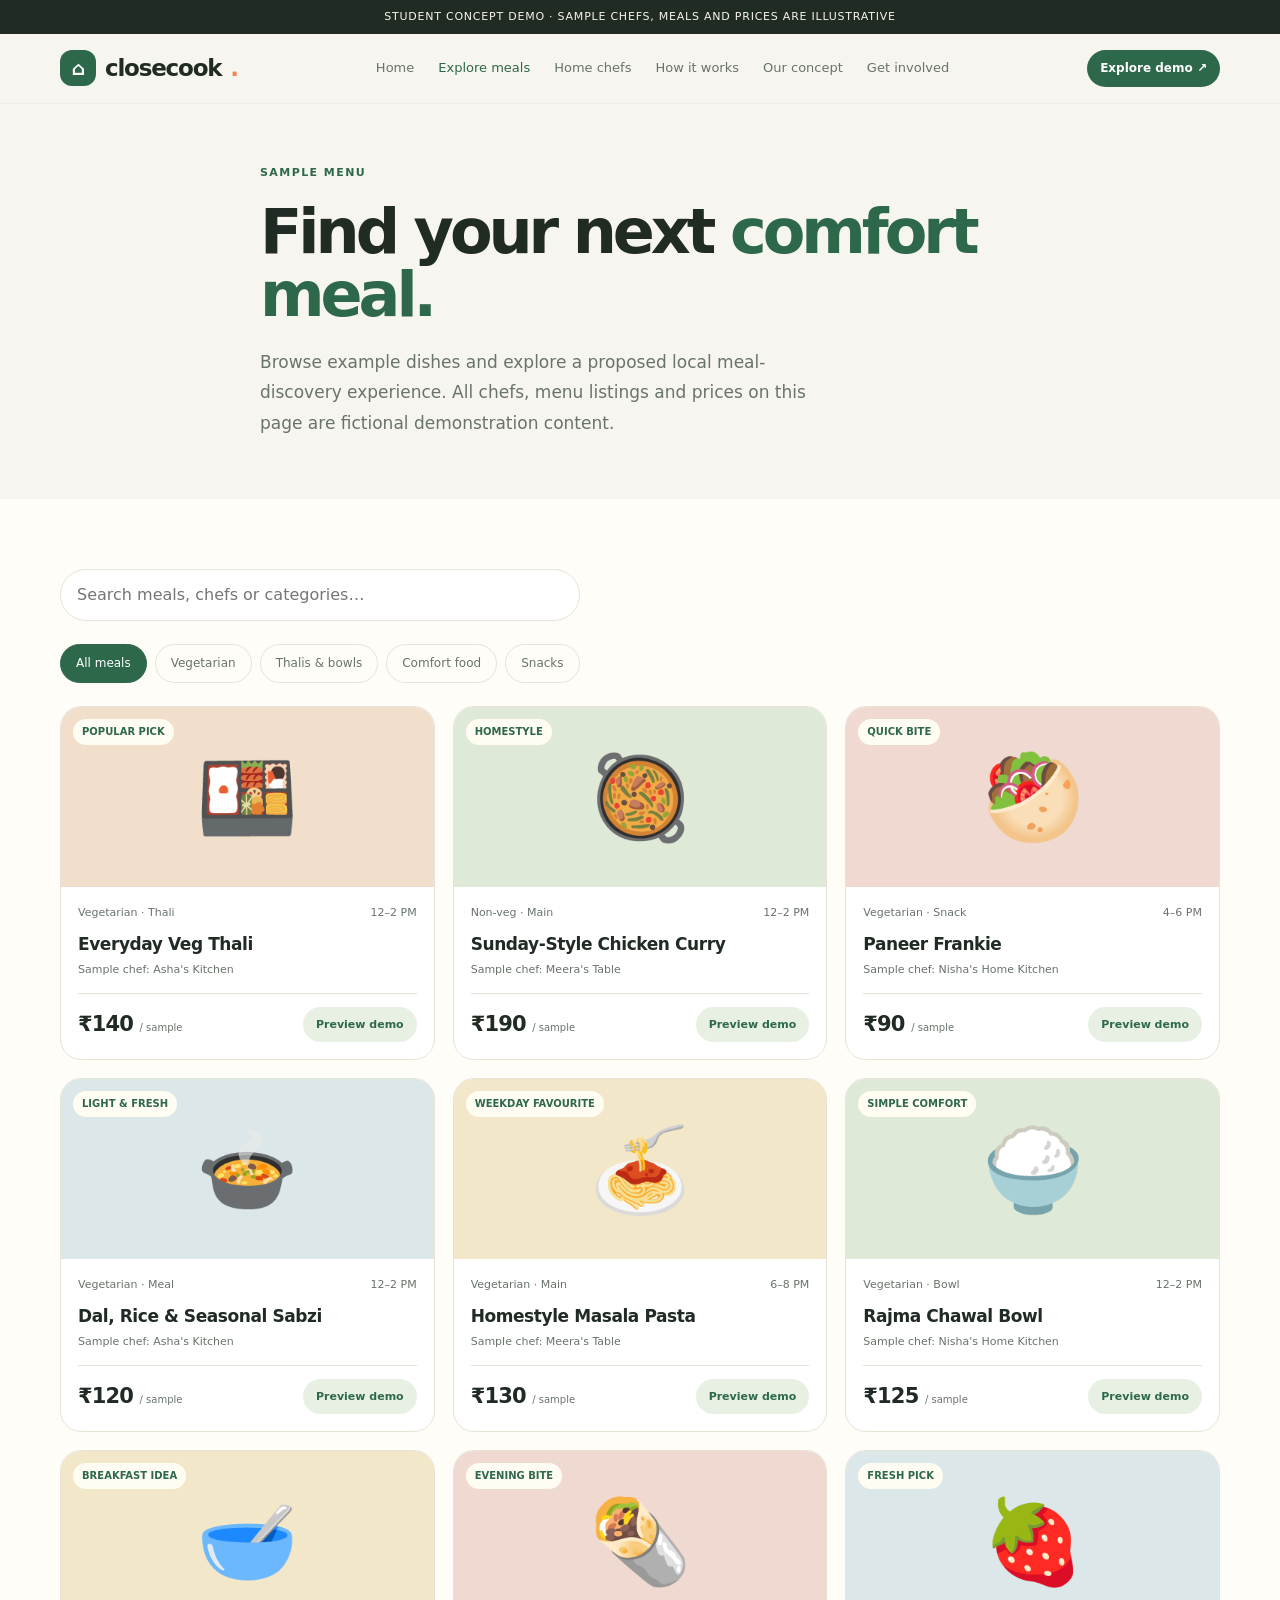
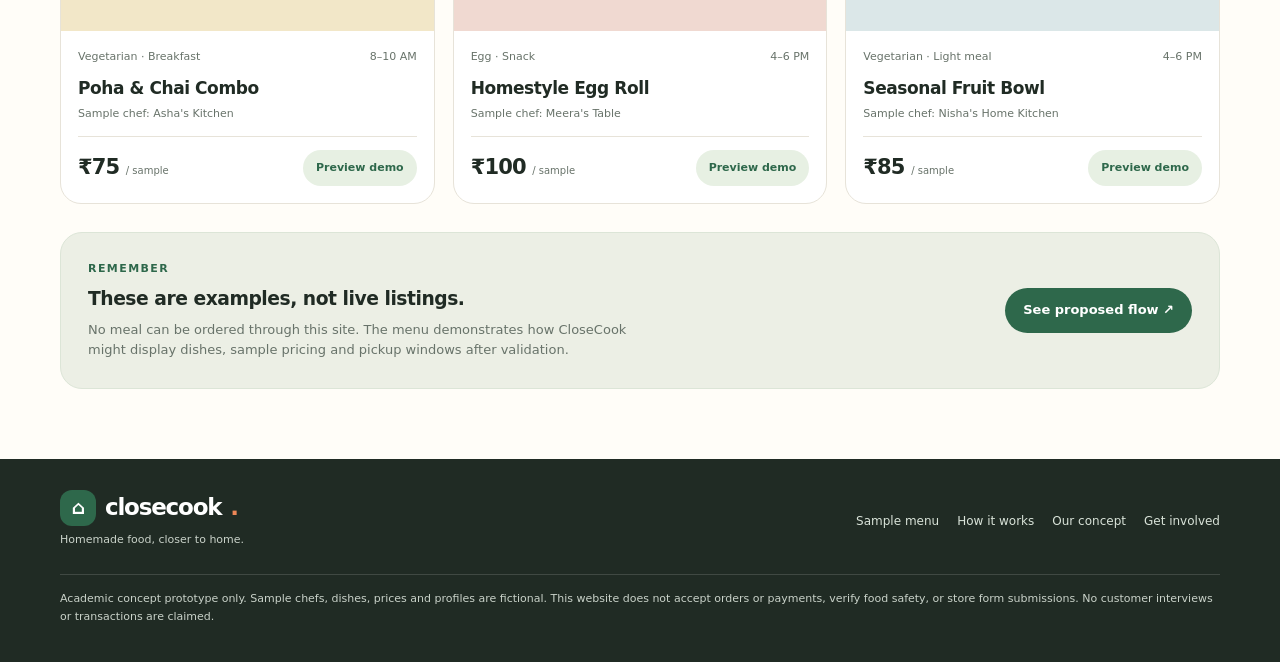
<file: meals.html>
<!doctype html><html lang="en"><head><meta charset="utf-8"><meta name="viewport" content="width=device-width,initial-scale=1"><meta name="theme-color" content="#f7f5ef"><meta name="description" content="CloseCook explores a privacy-conscious, hyperlocal way to discover and pre-order home-style meals."><title>Explore sample meals | CloseCook</title><link rel="stylesheet" href="css/style.css"></head><body><div class="announcement">STUDENT CONCEPT DEMO · SAMPLE CHEFS, MEALS AND PRICES ARE ILLUSTRATIVE</div>
<header class="site-header"><div class="container"><nav class="nav"><a class="brand" href="index.html"><span class="brand-icon">⌂</span> closecook<span class="brand-dot">.</span></a><div class="nav-links"><a href="index.html">Home</a><a href="meals.html">Explore meals</a><a href="chefs.html">Home chefs</a><a href="how-it-works.html">How it works</a><a href="about.html">Our concept</a><a href="contact.html">Get involved</a></div><div class="nav-actions"><a class="btn btn-sm" href="meals.html">Explore demo ↗</a><button class="menu-toggle" aria-label="Toggle navigation" aria-expanded="false">☰</button></div></nav></div></header><main>
<section class="container page-hero"><div class="kicker">Sample menu</div><h1>Find your next <em>comfort meal.</em></h1><p class="lead">Browse example dishes and explore a proposed local meal-discovery experience. All chefs, menu listings and prices on this page are fictional demonstration content.</p></section>
<section class="section section-white"><div class="container"><div class="searchbar"><input id="mealSearch" type="search" placeholder="Search meals, chefs or categories…" aria-label="Search sample meals"></div><div class="filters"><button class="filter active" data-filter="all">All meals</button><button class="filter" data-filter="veg">Vegetarian</button><button class="filter" data-filter="thali">Thalis & bowls</button><button class="filter" data-filter="comfort">Comfort food</button><button class="filter" data-filter="snack">Snacks</button></div><div class="grid-3">
<article class="card" data-meal-card data-categories="veg thali"><div class="food-art "><span class="tag">POPULAR PICK</span>🍱</div><div class="card-body"><div class="meta"><span>Vegetarian · Thali</span><span>12–2 PM</span></div><h3>Everyday Veg Thali</h3><p class="sample-note">Sample chef: Asha's Kitchen</p><div class="card-bottom"><div class="price">₹140 <small>/ sample</small></div><button class="small-btn" onclick="openDemo('Everyday Veg Thali')">Preview demo</button></div></div></article><article class="card" data-meal-card data-categories="comfort"><div class="food-art green"><span class="tag">HOMESTYLE</span>🥘</div><div class="card-body"><div class="meta"><span>Non-veg · Main</span><span>12–2 PM</span></div><h3>Sunday-Style Chicken Curry</h3><p class="sample-note">Sample chef: Meera's Table</p><div class="card-bottom"><div class="price">₹190 <small>/ sample</small></div><button class="small-btn" onclick="openDemo('Sunday-Style Chicken Curry')">Preview demo</button></div></div></article><article class="card" data-meal-card data-categories="veg snack"><div class="food-art pink"><span class="tag">QUICK BITE</span>🥙</div><div class="card-body"><div class="meta"><span>Vegetarian · Snack</span><span>4–6 PM</span></div><h3>Paneer Frankie</h3><p class="sample-note">Sample chef: Nisha's Home Kitchen</p><div class="card-bottom"><div class="price">₹90 <small>/ sample</small></div><button class="small-btn" onclick="openDemo('Paneer Frankie')">Preview demo</button></div></div></article><article class="card" data-meal-card data-categories="veg thali"><div class="food-art blue"><span class="tag">LIGHT & FRESH</span>🍲</div><div class="card-body"><div class="meta"><span>Vegetarian · Meal</span><span>12–2 PM</span></div><h3>Dal, Rice & Seasonal Sabzi</h3><p class="sample-note">Sample chef: Asha's Kitchen</p><div class="card-bottom"><div class="price">₹120 <small>/ sample</small></div><button class="small-btn" onclick="openDemo('Dal, Rice & Seasonal Sabzi')">Preview demo</button></div></div></article><article class="card" data-meal-card data-categories="veg comfort"><div class="food-art gold"><span class="tag">WEEKDAY FAVOURITE</span>🍝</div><div class="card-body"><div class="meta"><span>Vegetarian · Main</span><span>6–8 PM</span></div><h3>Homestyle Masala Pasta</h3><p class="sample-note">Sample chef: Meera's Table</p><div class="card-bottom"><div class="price">₹130 <small>/ sample</small></div><button class="small-btn" onclick="openDemo('Homestyle Masala Pasta')">Preview demo</button></div></div></article><article class="card" data-meal-card data-categories="veg thali"><div class="food-art green"><span class="tag">SIMPLE COMFORT</span>🍚</div><div class="card-body"><div class="meta"><span>Vegetarian · Bowl</span><span>12–2 PM</span></div><h3>Rajma Chawal Bowl</h3><p class="sample-note">Sample chef: Nisha's Home Kitchen</p><div class="card-bottom"><div class="price">₹125 <small>/ sample</small></div><button class="small-btn" onclick="openDemo('Rajma Chawal Bowl')">Preview demo</button></div></div></article><article class="card" data-meal-card data-categories="veg snack"><div class="food-art gold"><span class="tag">BREAKFAST IDEA</span>🥣</div><div class="card-body"><div class="meta"><span>Vegetarian · Breakfast</span><span>8–10 AM</span></div><h3>Poha & Chai Combo</h3><p class="sample-note">Sample chef: Asha's Kitchen</p><div class="card-bottom"><div class="price">₹75 <small>/ sample</small></div><button class="small-btn" onclick="openDemo('Poha & Chai Combo')">Preview demo</button></div></div></article><article class="card" data-meal-card data-categories="snack comfort"><div class="food-art pink"><span class="tag">EVENING BITE</span>🌯</div><div class="card-body"><div class="meta"><span>Egg · Snack</span><span>4–6 PM</span></div><h3>Homestyle Egg Roll</h3><p class="sample-note">Sample chef: Meera's Table</p><div class="card-bottom"><div class="price">₹100 <small>/ sample</small></div><button class="small-btn" onclick="openDemo('Homestyle Egg Roll')">Preview demo</button></div></div></article><article class="card" data-meal-card data-categories="veg snack"><div class="food-art blue"><span class="tag">FRESH PICK</span>🍓</div><div class="card-body"><div class="meta"><span>Vegetarian · Light meal</span><span>4–6 PM</span></div><h3>Seasonal Fruit Bowl</h3><p class="sample-note">Sample chef: Nisha's Home Kitchen</p><div class="card-bottom"><div class="price">₹85 <small>/ sample</small></div><button class="small-btn" onclick="openDemo('Seasonal Fruit Bowl')">Preview demo</button></div></div></article></div><div class="empty-state" id="noMeals">No sample meals match that search. Try another keyword.</div><div class="banner"><div><div class="kicker">Remember</div><h3 style="margin:6px 0">These are examples, not live listings.</h3><p>No meal can be ordered through this site. The menu demonstrates how CloseCook might display dishes, sample pricing and pickup windows after validation.</p></div><a class="btn" href="how-it-works.html">See proposed flow ↗</a></div></div></section></main><footer class="footer"><div class="container"><div class="footer-row"><div><a class="brand" href="index.html"><span class="brand-icon">⌂</span> closecook<span class="brand-dot">.</span></a><p>Homemade food, closer to home.</p></div><div class="footer-links"><a href="meals.html">Sample menu</a><a href="how-it-works.html">How it works</a><a href="about.html">Our concept</a><a href="contact.html">Get involved</a></div></div><div class="fineprint">Academic concept prototype only. Sample chefs, dishes, prices and profiles are fictional. This website does not accept orders or payments, verify food safety, or store form submissions. No customer interviews or transactions are claimed.</div></div></footer>
<div class="modal-backdrop" id="demoModal" role="dialog" aria-modal="true" aria-labelledby="demoTitle"><div class="modal"><button class="close-modal" onclick="closeDemo()" aria-label="Close">×</button><div class="kicker">Concept interaction</div><h2 id="demoTitle">Preview a sample order</h2><p>See how a future pre-order step could look. This is not a live ordering service.</p><div class="field"><label for="demoMeal">Sample meal</label><select id="demoMeal"><option>Everyday Veg Thali</option><option>Sunday-Style Chicken Curry</option><option>Paneer Frankie</option><option>Dal, Rice & Seasonal Sabzi</option><option>Homestyle Masala Pasta</option><option>Rajma Chawal Bowl</option></select></div><div class="field"><label for="demoPickup">Pickup window</label><select id="demoPickup"><option>Lunch · 12–2 PM</option><option>Evening · 4–6 PM</option><option>Dinner · 6–8 PM</option></select></div><div class="field"><label for="demoQty">Quantity</label><select id="demoQty"><option>1 meal</option><option>2 meals</option><option>3 meals</option><option>4 meals</option></select></div><button class="btn" style="width:100%" onclick="previewOrder()">Preview sample order ↗</button><div class="warning">Demo only: no order is submitted, no chef is contacted, and no payment is processed.</div></div></div><div class="toast" id="siteToast" role="status">Demo only.</div><script src="js/main.js"></script></body></html>
</file>
<file: css/style.css>
:root{--green:#2e684b;--green-dark:#204b37;--green-pale:#e7f0e3;--ink:#202b24;--muted:#68736a;--cream:#f7f5ef;--paper:#fffdf8;--line:#e7e3d9;--orange:#ed8757;--shadow:0 18px 48px #202b2412}
*{box-sizing:border-box}html{scroll-behavior:smooth}body{margin:0;background:var(--cream);color:var(--ink);font:16px/1.6 Inter,ui-sans-serif,system-ui,-apple-system,BlinkMacSystemFont,"Segoe UI",sans-serif}img{max-width:100%}a{color:inherit;text-decoration:none}button,input,select,textarea{font:inherit}button{cursor:pointer}.container{width:min(1160px,calc(100% - 40px));margin:auto}.announcement{background:var(--ink);color:#f8f5ed;text-align:center;padding:8px 14px;font-size:11px;letter-spacing:.07em}.site-header{position:sticky;top:0;z-index:20;background:#f7f5eff2;backdrop-filter:blur(14px);border-bottom:1px solid #e7e3d980}.nav{display:flex;align-items:center;justify-content:space-between;gap:22px;padding:16px 0}.brand{display:flex;align-items:center;gap:9px;font-size:23px;font-weight:900;letter-spacing:-1.2px;white-space:nowrap}.brand-icon{width:36px;height:36px;border-radius:12px;background:var(--green);color:white;display:grid;place-items:center;font-size:19px}.brand-dot{color:var(--orange)}.nav-links{display:flex;align-items:center;gap:24px;color:var(--muted);font-size:13px}.nav-links a:hover,.nav-links a.active{color:var(--green)}.nav-actions{display:flex;align-items:center;gap:10px}.menu-toggle{display:none;border:1px solid var(--line);background:var(--paper);border-radius:12px;padding:9px 12px}.btn{border:0;border-radius:999px;padding:12px 18px;background:var(--green);color:white;font-size:13px;font-weight:800;display:inline-flex;align-items:center;justify-content:center;gap:8px;transition:transform .2s,background .2s}.btn:hover{background:var(--green-dark);transform:translateY(-1px)}.btn-light{background:var(--paper);color:var(--ink);border:1px solid var(--line)}.btn-light:hover{background:white;color:var(--green)}.btn-outline{background:transparent;color:var(--green);border:1px solid #cbd9c8}.btn-sm{padding:9px 13px;font-size:12px}.eyebrow{display:inline-flex;align-items:center;gap:8px;border:1px solid #d4e2d3;background:#edf4e9;color:var(--green);border-radius:999px;padding:7px 12px;font-size:11px;font-weight:850;letter-spacing:.07em;text-transform:uppercase}.eyedot{height:7px;width:7px;background:var(--orange);border-radius:50%}h1,h2,h3,h4,p{margin-top:0}h1{font-size:clamp(42px,6vw,72px);line-height:1.01;letter-spacing:-.065em;margin:20px 0}h1 em{font-style:normal;color:var(--green)}h2{font-size:clamp(29px,4vw,44px);line-height:1.08;letter-spacing:-.05em;margin:9px 0 14px}h3{letter-spacing:-.025em}.lead{font-size:17px;color:var(--muted);line-height:1.8;max-width:580px}.muted{color:var(--muted)}.kicker{font-size:11px;color:var(--green);font-weight:900;letter-spacing:.13em;text-transform:uppercase}.section{padding:70px 0}.section-white{background:var(--paper)}.section-head{display:flex;justify-content:space-between;align-items:end;gap:28px;margin-bottom:28px}.section-head p{max-width:470px;color:var(--muted);font-size:14px;margin:0}.hero{display:grid;grid-template-columns:1.05fr .95fr;align-items:center;gap:40px;padding:48px 0 72px}.hero-actions{display:flex;gap:11px;flex-wrap:wrap;margin:25px 0}.check-row{display:flex;gap:16px;flex-wrap:wrap;color:var(--muted);font-size:12px}.check-row span:before{content:"✓";color:var(--green);font-weight:900;margin-right:6px}.hero-art{min-height:390px;display:grid;place-items:center;position:relative}.plate{width:min(360px,85%);aspect-ratio:1;border-radius:50%;background:#ead9b9;box-shadow:inset 0 0 0 15px #f5e9d2,0 25px 55px #293b2712;display:grid;place-items:center}.plate-inner{width:78%;aspect-ratio:1;border-radius:50%;background:#efa864;display:grid;place-items:center;box-shadow:inset 0 0 0 10px #f7c77e}.plate-food{font-size:clamp(90px,12vw,130px);filter:drop-shadow(0 10px 7px #5d35272b)}.float-card{position:absolute;background:white;border:1px solid var(--line);border-radius:16px;padding:13px 16px;box-shadow:var(--shadow);font-size:12px}.float-card strong{display:block;font-size:13px}.float-card small{color:var(--muted)}.float-one{top:28px;right:0}.float-two{bottom:25px;left:0}.float-three{top:46%;right:-8px;background:var(--green-pale);color:var(--green);font-weight:850}.grid-3{display:grid;grid-template-columns:repeat(3,1fr);gap:18px}.grid-4{display:grid;grid-template-columns:repeat(4,1fr);gap:15px}.card{background:white;border:1px solid var(--line);border-radius:21px;overflow:hidden;transition:transform .2s,box-shadow .2s}.card:hover{transform:translateY(-4px);box-shadow:var(--shadow)}.card-body{padding:17px}.food-art{height:180px;display:grid;place-items:center;position:relative;background:#f1dfcb;font-size:82px}.food-art.green{background:#dfe9d8}.food-art.pink{background:#f0d9d1}.food-art.blue{background:#dbe7e8}.food-art.gold{background:#f2e7c8}.tag{position:absolute;top:12px;left:12px;background:#fffdf1;border-radius:999px;padding:5px 9px;font-size:10px;font-weight:900;color:var(--green)}.meta{display:flex;justify-content:space-between;gap:10px;color:var(--muted);font-size:11px}.card h3{font-size:17px;margin:9px 0 3px}.card-bottom{display:flex;align-items:center;justify-content:space-between;gap:10px;border-top:1px solid var(--line);padding-top:13px;margin-top:14px}.price{font-size:21px;font-weight:900;letter-spacing:-.04em}.price small{font-size:10px;color:var(--muted);font-weight:500;letter-spacing:0}.sample-note{font-size:11px;color:var(--muted)}.small-btn{border:0;border-radius:999px;background:var(--green-pale);color:var(--green);font-weight:850;padding:9px 13px;font-size:11px}.small-btn:hover{background:var(--green);color:white}.filters{display:flex;gap:8px;flex-wrap:wrap;margin:23px 0}.filter{border:1px solid var(--line);background:transparent;color:var(--muted);border-radius:999px;padding:9px 15px;font-size:12px}.filter.active,.filter:hover{background:var(--green);border-color:var(--green);color:white}.searchbar{display:flex;gap:10px;max-width:520px}.searchbar input{flex:1;min-width:0;border:1px solid var(--line);background:white;border-radius:999px;padding:12px 16px;outline-color:var(--green)}.step-card{border:1px solid var(--line);background:var(--paper);border-radius:19px;padding:20px}.step-num{width:37px;height:37px;display:grid;place-items:center;border-radius:12px;background:var(--green-pale);color:var(--green);font-weight:900}.step-card h3{font-size:15px;margin:16px 0 6px}.step-card p{font-size:12px;color:var(--muted);margin:0}.privacy-panel{display:grid;grid-template-columns:1fr 1fr;gap:30px;background:var(--green);color:white;border-radius:26px;padding:35px;margin-top:34px}.privacy-panel .kicker{color:#d1e7cb}.privacy-panel p{color:#e0e9de}.feature-grid{display:grid;grid-template-columns:1fr 1fr;gap:10px}.feature{border:1px solid #ffffff30;background:#ffffff10;padding:15px;border-radius:14px;font-size:12px;color:#e0e9de}.feature strong{display:block;color:white;font-size:13px;margin-bottom:4px}.chef-card{display:flex;align-items:center;gap:14px;background:white;border:1px solid var(--line);border-radius:19px;padding:18px}.avatar{width:58px;height:58px;border-radius:17px;background:#f2dfcb;display:grid;place-items:center;font-size:28px;flex-shrink:0}.chef-card:nth-child(2) .avatar{background:#dce9d8}.chef-card:nth-child(3) .avatar{background:#e9dff0}.chef-card h3{font-size:15px;margin:0 0 3px}.chef-card p{font-size:12px;color:var(--muted);margin:0}.badge{display:inline-block;margin-top:7px;background:#edf4e9;color:var(--green);border-radius:999px;padding:4px 8px;font-size:9px;font-weight:900;letter-spacing:.06em}.banner{background:#ecefe5;border:1px solid #dce5d7;border-radius:22px;padding:27px;display:flex;align-items:center;justify-content:space-between;gap:25px;margin-top:28px}.banner p{margin:0;color:var(--muted);font-size:13px;max-width:560px}.page-hero{padding:60px 0 44px;max-width:760px}.page-hero h1{font-size:clamp(38px,5.5vw,62px)}.split{display:grid;grid-template-columns:1fr 1fr;gap:35px;align-items:center}.info-panel{background:#edf2e8;border-radius:22px;padding:26px}.info-panel h3{margin-bottom:8px}.bullet-list{padding:0;list-style:none}.bullet-list li{margin:12px 0;color:var(--muted);font-size:14px}.bullet-list li:before{content:"✓";color:var(--green);font-weight:900;margin-right:10px}.form{background:white;border:1px solid var(--line);border-radius:22px;padding:24px;box-shadow:var(--shadow)}.field{margin-bottom:15px}.field label{display:block;font-size:12px;font-weight:850;margin-bottom:6px}.field input,.field select,.field textarea{width:100%;border:1px solid var(--line);border-radius:11px;background:#fffdf9;padding:12px 13px;outline-color:var(--green)}.field textarea{min-height:110px;resize:vertical}.form-message{display:none;background:var(--green-pale);color:var(--green);padding:12px;border-radius:11px;font-size:12px;margin-top:13px}.form-message.show{display:block}.faq{border-bottom:1px solid var(--line);padding:18px 0}.faq summary{font-weight:800;cursor:pointer}.faq p{color:var(--muted);font-size:13px;margin:12px 0 0}.cta{padding:70px 0;text-align:center}.cta h2{max-width:720px;margin:12px auto}.cta p{max-width:570px;color:var(--muted);margin:15px auto 23px}.footer{background:var(--ink);color:white;padding:30px 0}.footer-row{display:flex;justify-content:space-between;gap:20px;align-items:center}.footer .brand{color:white}.footer p,.fineprint{font-size:11px;color:#c9d2c9;margin:5px 0}.footer-links{display:flex;gap:18px;flex-wrap:wrap;font-size:12px;color:#d9e3d9}.fineprint{border-top:1px solid #ffffff24;margin-top:20px;padding-top:15px;line-height:1.7}.modal-backdrop{display:none;position:fixed;inset:0;background:#101710a6;z-index:50;align-items:center;justify-content:center;padding:18px}.modal-backdrop.show{display:flex}.modal{position:relative;background:var(--paper);border-radius:23px;padding:26px;width:min(460px,100%);box-shadow:0 30px 90px #0004}.modal h2{font-size:29px}.modal p{font-size:13px;color:var(--muted)}.close-modal{position:absolute;right:14px;top:13px;border:0;border-radius:50%;width:33px;height:33px;font-size:20px;background:#eeeae0}.warning{background:#f4ead7;color:#77572c;padding:11px;border-radius:10px;font-size:11px;margin-top:12px}.toast{position:fixed;bottom:20px;left:50%;transform:translate(-50%,20px);opacity:0;pointer-events:none;background:var(--ink);color:white;padding:12px 17px;border-radius:999px;font-size:12px;transition:.2s;z-index:60;max-width:calc(100% - 24px);text-align:center}.toast.show{opacity:1;transform:translate(-50%,0)}.empty-state{display:none;padding:25px;border:1px dashed var(--line);border-radius:16px;color:var(--muted);text-align:center}.empty-state.show{display:block}
@media(max-width:900px){.nav-links{gap:14px}.hero{grid-template-columns:1fr .8fr}.grid-4{grid-template-columns:repeat(2,1fr)}.grid-3{grid-template-columns:repeat(2,1fr)}.section-head{align-items:start;flex-direction:column}.hero-art{min-height:310px}.plate{width:280px}.float-three{display:none}}
@media(max-width:700px){.container{width:calc(100% - 30px)}.nav{padding:13px 0}.nav-links{display:none;position:absolute;top:67px;left:15px;right:15px;background:var(--paper);border:1px solid var(--line);border-radius:16px;padding:18px;box-shadow:var(--shadow);flex-direction:column;align-items:start}.nav-links.open{display:flex}.menu-toggle{display:inline-block}.nav-actions .btn{display:none}.brand{font-size:21px}.hero{grid-template-columns:1fr;padding:35px 0 45px}.hero-art{min-height:300px;order:-1}.plate{width:250px}.plate-food{font-size:95px}.float-one{right:0;top:10px}.float-two{left:0;bottom:10px}.section{padding:48px 0}.grid-3{grid-template-columns:1fr}.grid-4{grid-template-columns:1fr 1fr}.food-art{height:190px}.privacy-panel,.split{grid-template-columns:1fr;padding:24px}.banner{align-items:start;flex-direction:column}.footer-row{align-items:start;flex-direction:column}.page-hero{padding:40px 0 25px}}
@media(max-width:430px){.grid-4{grid-template-columns:1fr}.feature-grid{grid-template-columns:1fr}.check-row{gap:9px}.hero-actions .btn{width:100%}.food-art{height:205px}}

/* Interaction refinements */
:focus-visible{outline:3px solid var(--orange);outline-offset:3px}.nav{position:relative}@media(max-width:700px){.nav-links{top:calc(100% + 4px);left:0;right:0}}
</file>
